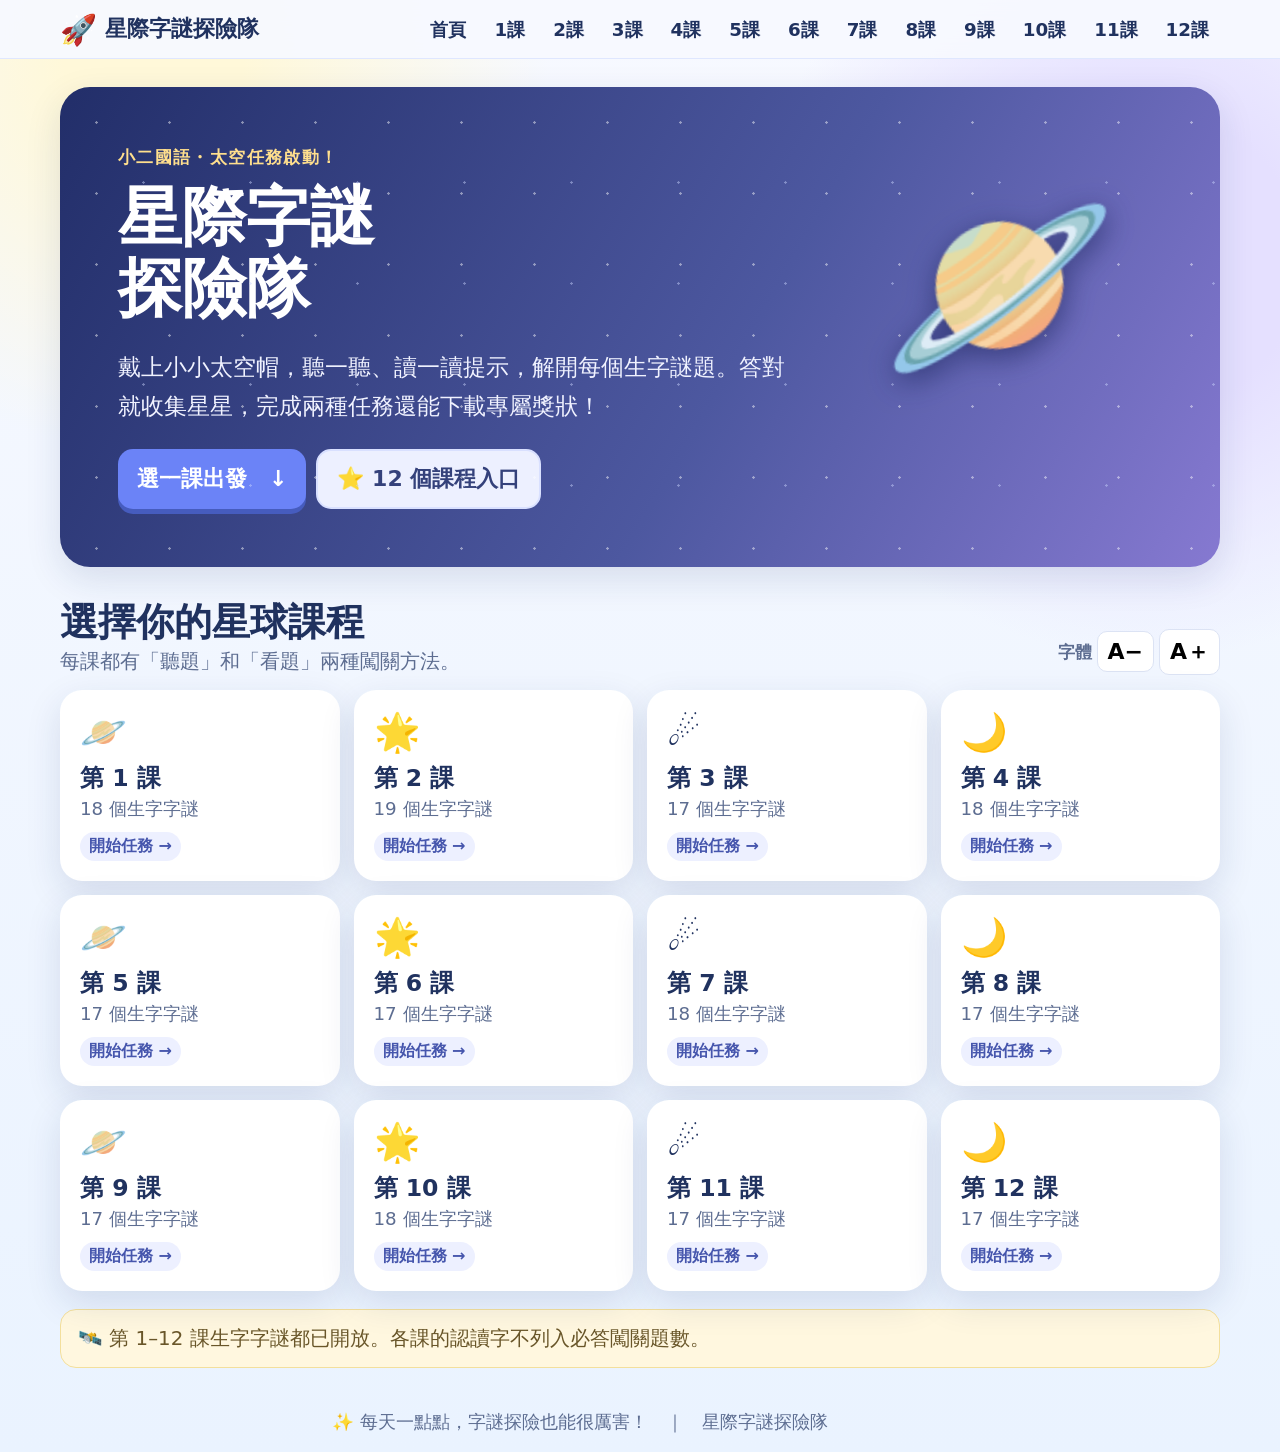
<file: index.html>
<!doctype html><html lang="zh-Hant"><head><meta charset="utf-8"><meta name="viewport" content="width=device-width, initial-scale=1, viewport-fit=cover"><meta name="theme-color" content="#f4f7ff"><title>首頁｜星際字謎探險隊</title><link rel="stylesheet" href="assets/style.css"></head><body data-page="home"><header class="topbar"><div class="wrap nav"><a class="brand" href="index.html"><span class="brand-mark" aria-hidden="true">🚀</span><span>星際字謎探險隊</span></a><nav class="nav-links" aria-label="課程導覽"><a href="index.html">首頁</a><a href="WP01.html">1課</a><a href="WP02.html">2課</a><a href="WP03.html">3課</a><a href="WP04.html">4課</a><a href="WP05.html">5課</a><a href="WP06.html">6課</a><a href="WP07.html">7課</a><a href="WP08.html">8課</a><a href="WP09.html">9課</a><a href="WP10.html">10課</a><a href="WP11.html">11課</a><a href="WP12.html">12課</a></nav></div></header><main class="wrap"><section class="hero"><div class="stars-bg"></div><div class="hero-art" aria-hidden="true">🪐</div><div class="hero-copy"><div class="eyebrow">小二國語・太空任務啟動！</div><h1>星際字謎<br>探險隊</h1><p>戴上小小太空帽，聽一聽、讀一讀提示，解開每個生字謎題。答對就收集星星，完成兩種任務還能下載專屬獎狀！</p><div class="home-actions"><a class="button" href="#lessons">選一課出發　↓</a><span class="button secondary" aria-label="共十二課">⭐ 12 個課程入口</span></div></div></section><section class="section-title" id="lessons"><div><h2>選擇你的星球課程</h2><p>每課都有「聽題」和「看題」兩種闖關方法。</p></div><div class="font-tools" aria-label="字體大小"><span class="small-label">字體</span><button type="button" data-font="-" aria-label="縮小字體">A−</button><button type="button" data-font="+" aria-label="放大字體">A＋</button></div></section><div id="lesson-grid" class="lesson-grid"></div><div class="note" style="margin-top:18px">🛰️ 第 1–12 課生字字謎都已開放。各課的認讀字不列入必答闖關題數。</div></main><footer class="wrap footer">✨ 每天一點點，字謎探險也能很厲害！　｜　星際字謎探險隊</footer><script src="assets/data.js"></script><script src="assets/app.js"></script></body></html>
</file>
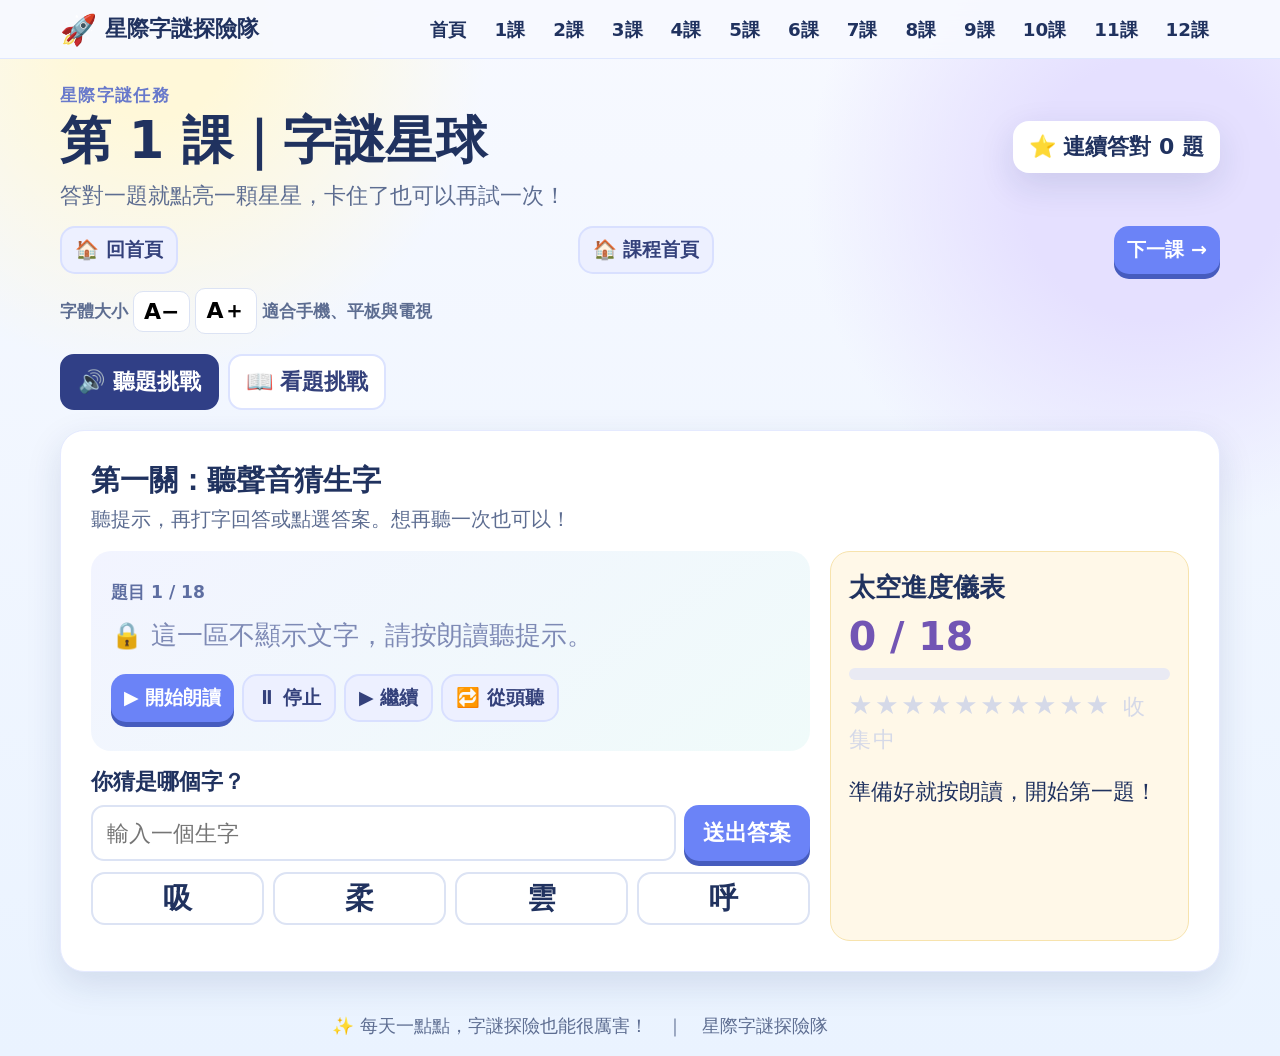
<file: WP01.html>
<!doctype html><html lang="zh-Hant"><head><meta charset="utf-8"><meta name="viewport" content="width=device-width, initial-scale=1, viewport-fit=cover"><meta name="theme-color" content="#f4f7ff"><title>第1課｜星際字謎探險隊</title><link rel="stylesheet" href="assets/style.css"></head><body data-page="lesson"><header class="topbar"><div class="wrap nav"><a class="brand" href="index.html"><span class="brand-mark" aria-hidden="true">🚀</span><span>星際字謎探險隊</span></a><nav class="nav-links" aria-label="課程導覽"><a href="index.html">首頁</a><a href="WP01.html">1課</a><a href="WP02.html">2課</a><a href="WP03.html">3課</a><a href="WP04.html">4課</a><a href="WP05.html">5課</a><a href="WP06.html">6課</a><a href="WP07.html">7課</a><a href="WP08.html">8課</a><a href="WP09.html">9課</a><a href="WP10.html">10課</a><a href="WP11.html">11課</a><a href="WP12.html">12課</a></nav></div></header><main class="wrap"><section class="lesson-head"><div><div class="eyebrow" style="color:#6879cb">星際字謎任務</div><h1 id="lesson-title">課程載入中…</h1><p>答對一題就點亮一顆星星，卡住了也可以再試一次！</p></div><div class="streak" id="streak">⭐ 連續答對 0 題</div></section><div class="lesson-nav" id="lesson-nav"></div><div class="font-tools" aria-label="字體大小"><span class="small-label">字體大小</span><button type="button" data-font="-" aria-label="縮小字體">A−</button><button type="button" data-font="+" aria-label="放大字體">A＋</button><span class="small-label">適合手機、平板與電視</span></div><div class="tabs" role="tablist" aria-label="選擇闖關方式"><button class="tab" role="tab" id="tab-audio" aria-controls="panel-audio" aria-selected="true">🔊 聽題挑戰</button><button class="tab" role="tab" id="tab-read" aria-controls="panel-read" aria-selected="false">📖 看題挑戰</button></div><section class="panel" id="panel-audio" role="tabpanel" aria-labelledby="tab-audio"><h2>第一關：聽聲音猜生字</h2><p class="panel-intro">聽提示，再打字回答或點選答案。想再聽一次也可以！</p><div class="quiz-grid"><div><div class="question-box"><div class="q-label" id="audio-count">題目 1</div><p class="clue concealed" id="audio-clue">🔒 這一區不顯示文字，請按朗讀聽提示。</p><div class="control-row"><button class="button small" data-speech="audio-play">▶️ 開始朗讀</button><button class="button secondary small" data-speech="audio-pause">⏸ 停止</button><button class="button secondary small" data-speech="audio-resume">▶️ 繼續</button><button class="button secondary small" data-speech="audio-restart">🔁 從頭聽</button></div></div><div class="answer-box"><label for="audio-input">你猜是哪個字？</label><div class="answer-row"><input id="audio-input" maxlength="8" autocomplete="off" enterkeyhint="done" placeholder="輸入一個生字"><button class="button" id="audio-submit">送出答案</button></div><div class="choices" id="audio-choices"></div><div class="feedback" id="audio-feedback" aria-live="polite"></div></div></div><aside class="progress-card"><h3>太空進度儀表</h3><div class="progress-number" id="audio-progress">0 / 0</div><div class="progress-track"><div class="progress-fill" id="audio-fill"></div></div><div class="star-row" id="audio-stars"></div><p id="audio-encourage">準備好就按朗讀，開始第一題！</p></aside></div><div class="completion hidden" id="audio-complete"><div class="big">🌟</div><h2>聽題任務完成！</h2><p>你的耳朵好靈敏，再完成看題任務就能領取獎狀。</p></div></section><section class="panel hidden" id="panel-read" role="tabpanel" aria-labelledby="tab-read"><h2>第二關：看提示猜生字</h2><p class="panel-intro">讀一讀文字提示，再輸入答案或點選答案。可以按朗讀聽提示。</p><div class="quiz-grid"><div><div class="question-box"><div class="q-label" id="read-count">題目 1</div><p class="clue" id="read-clue"></p><div class="control-row"><button class="button small" data-speech="read-play">▶️ 開始朗讀</button><button class="button secondary small" data-speech="read-pause">⏸ 停止</button><button class="button secondary small" data-speech="read-resume">▶️ 繼續</button><button class="button secondary small" data-speech="read-restart">🔁 從頭聽</button></div></div><div class="answer-box"><label for="read-input">你猜是哪個字？</label><div class="answer-row"><input id="read-input" maxlength="8" autocomplete="off" enterkeyhint="done" placeholder="輸入一個生字"><button class="button" id="read-submit">送出答案</button></div><div class="choices" id="read-choices"></div><div class="feedback" id="read-feedback" aria-live="polite"></div></div></div><aside class="progress-card"><h3>太空進度儀表</h3><div class="progress-number" id="read-progress">0 / 0</div><div class="progress-track"><div class="progress-fill" id="read-fill"></div></div><div class="star-row" id="read-stars"></div><p id="read-encourage">慢慢讀提示，找到線索就能解開！</p></aside></div><div class="completion hidden" id="read-complete"><div class="big">🧠</div><h2>看題任務完成！</h2><p>眼睛和腦袋一起合作，太棒了！</p></div></section><section class="award hidden" id="award"><h3>🏅 兩種任務都完成了！領取「字謎小碩士」獎狀</h3><p>輸入姓名，下載你的個人獎狀。姓名只用來在這台裝置製作獎狀，不會上傳。</p><div class="award-controls"><input id="student-name" maxlength="20" autocomplete="name" placeholder="輸入姓名"><button class="button" id="download-award">下載獎狀</button></div><div class="subtle">獎狀為 PNG 圖片，可儲存或列印。完成紀錄保存在這台裝置。</div></section></main><footer class="wrap footer">✨ 每天一點點，字謎探險也能很厲害！　｜　星際字謎探險隊</footer><script src="assets/data.js"></script><script src="assets/app.js"></script></body></html>
</file>
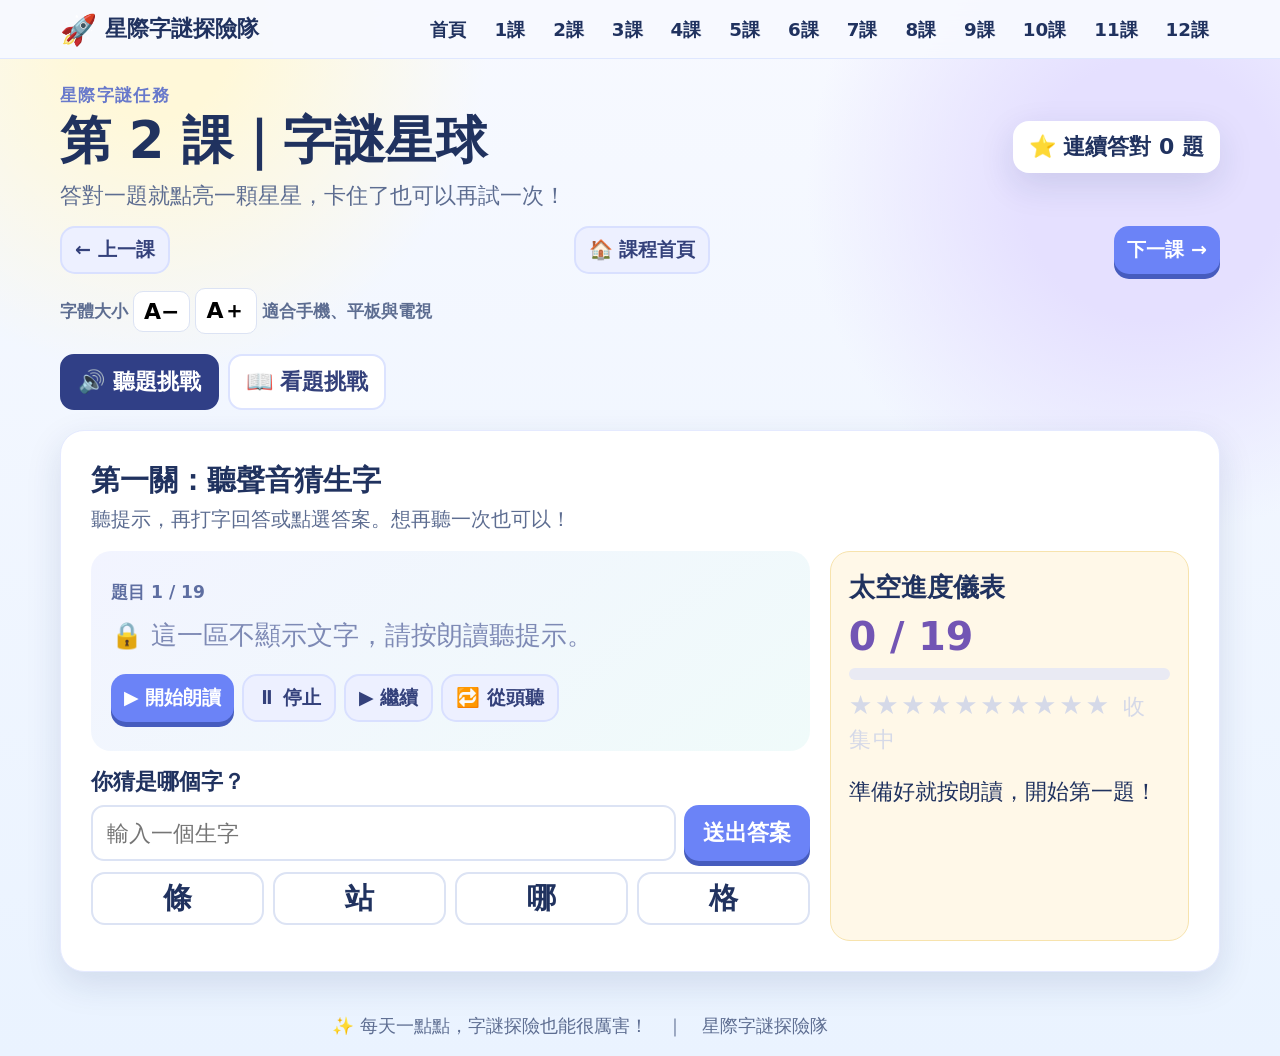
<file: WP02.html>
<!doctype html><html lang="zh-Hant"><head><meta charset="utf-8"><meta name="viewport" content="width=device-width, initial-scale=1, viewport-fit=cover"><meta name="theme-color" content="#f4f7ff"><title>第2課｜星際字謎探險隊</title><link rel="stylesheet" href="assets/style.css"></head><body data-page="lesson"><header class="topbar"><div class="wrap nav"><a class="brand" href="index.html"><span class="brand-mark" aria-hidden="true">🚀</span><span>星際字謎探險隊</span></a><nav class="nav-links" aria-label="課程導覽"><a href="index.html">首頁</a><a href="WP01.html">1課</a><a href="WP02.html">2課</a><a href="WP03.html">3課</a><a href="WP04.html">4課</a><a href="WP05.html">5課</a><a href="WP06.html">6課</a><a href="WP07.html">7課</a><a href="WP08.html">8課</a><a href="WP09.html">9課</a><a href="WP10.html">10課</a><a href="WP11.html">11課</a><a href="WP12.html">12課</a></nav></div></header><main class="wrap"><section class="lesson-head"><div><div class="eyebrow" style="color:#6879cb">星際字謎任務</div><h1 id="lesson-title">課程載入中…</h1><p>答對一題就點亮一顆星星，卡住了也可以再試一次！</p></div><div class="streak" id="streak">⭐ 連續答對 0 題</div></section><div class="lesson-nav" id="lesson-nav"></div><div class="font-tools" aria-label="字體大小"><span class="small-label">字體大小</span><button type="button" data-font="-" aria-label="縮小字體">A−</button><button type="button" data-font="+" aria-label="放大字體">A＋</button><span class="small-label">適合手機、平板與電視</span></div><div class="tabs" role="tablist" aria-label="選擇闖關方式"><button class="tab" role="tab" id="tab-audio" aria-controls="panel-audio" aria-selected="true">🔊 聽題挑戰</button><button class="tab" role="tab" id="tab-read" aria-controls="panel-read" aria-selected="false">📖 看題挑戰</button></div><section class="panel" id="panel-audio" role="tabpanel" aria-labelledby="tab-audio"><h2>第一關：聽聲音猜生字</h2><p class="panel-intro">聽提示，再打字回答或點選答案。想再聽一次也可以！</p><div class="quiz-grid"><div><div class="question-box"><div class="q-label" id="audio-count">題目 1</div><p class="clue concealed" id="audio-clue">🔒 這一區不顯示文字，請按朗讀聽提示。</p><div class="control-row"><button class="button small" data-speech="audio-play">▶️ 開始朗讀</button><button class="button secondary small" data-speech="audio-pause">⏸ 停止</button><button class="button secondary small" data-speech="audio-resume">▶️ 繼續</button><button class="button secondary small" data-speech="audio-restart">🔁 從頭聽</button></div></div><div class="answer-box"><label for="audio-input">你猜是哪個字？</label><div class="answer-row"><input id="audio-input" maxlength="8" autocomplete="off" enterkeyhint="done" placeholder="輸入一個生字"><button class="button" id="audio-submit">送出答案</button></div><div class="choices" id="audio-choices"></div><div class="feedback" id="audio-feedback" aria-live="polite"></div></div></div><aside class="progress-card"><h3>太空進度儀表</h3><div class="progress-number" id="audio-progress">0 / 0</div><div class="progress-track"><div class="progress-fill" id="audio-fill"></div></div><div class="star-row" id="audio-stars"></div><p id="audio-encourage">準備好就按朗讀，開始第一題！</p></aside></div><div class="completion hidden" id="audio-complete"><div class="big">🌟</div><h2>聽題任務完成！</h2><p>你的耳朵好靈敏，再完成看題任務就能領取獎狀。</p></div></section><section class="panel hidden" id="panel-read" role="tabpanel" aria-labelledby="tab-read"><h2>第二關：看提示猜生字</h2><p class="panel-intro">讀一讀文字提示，再輸入答案或點選答案。可以按朗讀聽提示。</p><div class="quiz-grid"><div><div class="question-box"><div class="q-label" id="read-count">題目 1</div><p class="clue" id="read-clue"></p><div class="control-row"><button class="button small" data-speech="read-play">▶️ 開始朗讀</button><button class="button secondary small" data-speech="read-pause">⏸ 停止</button><button class="button secondary small" data-speech="read-resume">▶️ 繼續</button><button class="button secondary small" data-speech="read-restart">🔁 從頭聽</button></div></div><div class="answer-box"><label for="read-input">你猜是哪個字？</label><div class="answer-row"><input id="read-input" maxlength="8" autocomplete="off" enterkeyhint="done" placeholder="輸入一個生字"><button class="button" id="read-submit">送出答案</button></div><div class="choices" id="read-choices"></div><div class="feedback" id="read-feedback" aria-live="polite"></div></div></div><aside class="progress-card"><h3>太空進度儀表</h3><div class="progress-number" id="read-progress">0 / 0</div><div class="progress-track"><div class="progress-fill" id="read-fill"></div></div><div class="star-row" id="read-stars"></div><p id="read-encourage">慢慢讀提示，找到線索就能解開！</p></aside></div><div class="completion hidden" id="read-complete"><div class="big">🧠</div><h2>看題任務完成！</h2><p>眼睛和腦袋一起合作，太棒了！</p></div></section><section class="award hidden" id="award"><h3>🏅 兩種任務都完成了！領取「字謎小碩士」獎狀</h3><p>輸入姓名，下載你的個人獎狀。姓名只用來在這台裝置製作獎狀，不會上傳。</p><div class="award-controls"><input id="student-name" maxlength="20" autocomplete="name" placeholder="輸入姓名"><button class="button" id="download-award">下載獎狀</button></div><div class="subtle">獎狀為 PNG 圖片，可儲存或列印。完成紀錄保存在這台裝置。</div></section></main><footer class="wrap footer">✨ 每天一點點，字謎探險也能很厲害！　｜　星際字謎探險隊</footer><script src="assets/data.js"></script><script src="assets/app.js"></script></body></html>
</file>
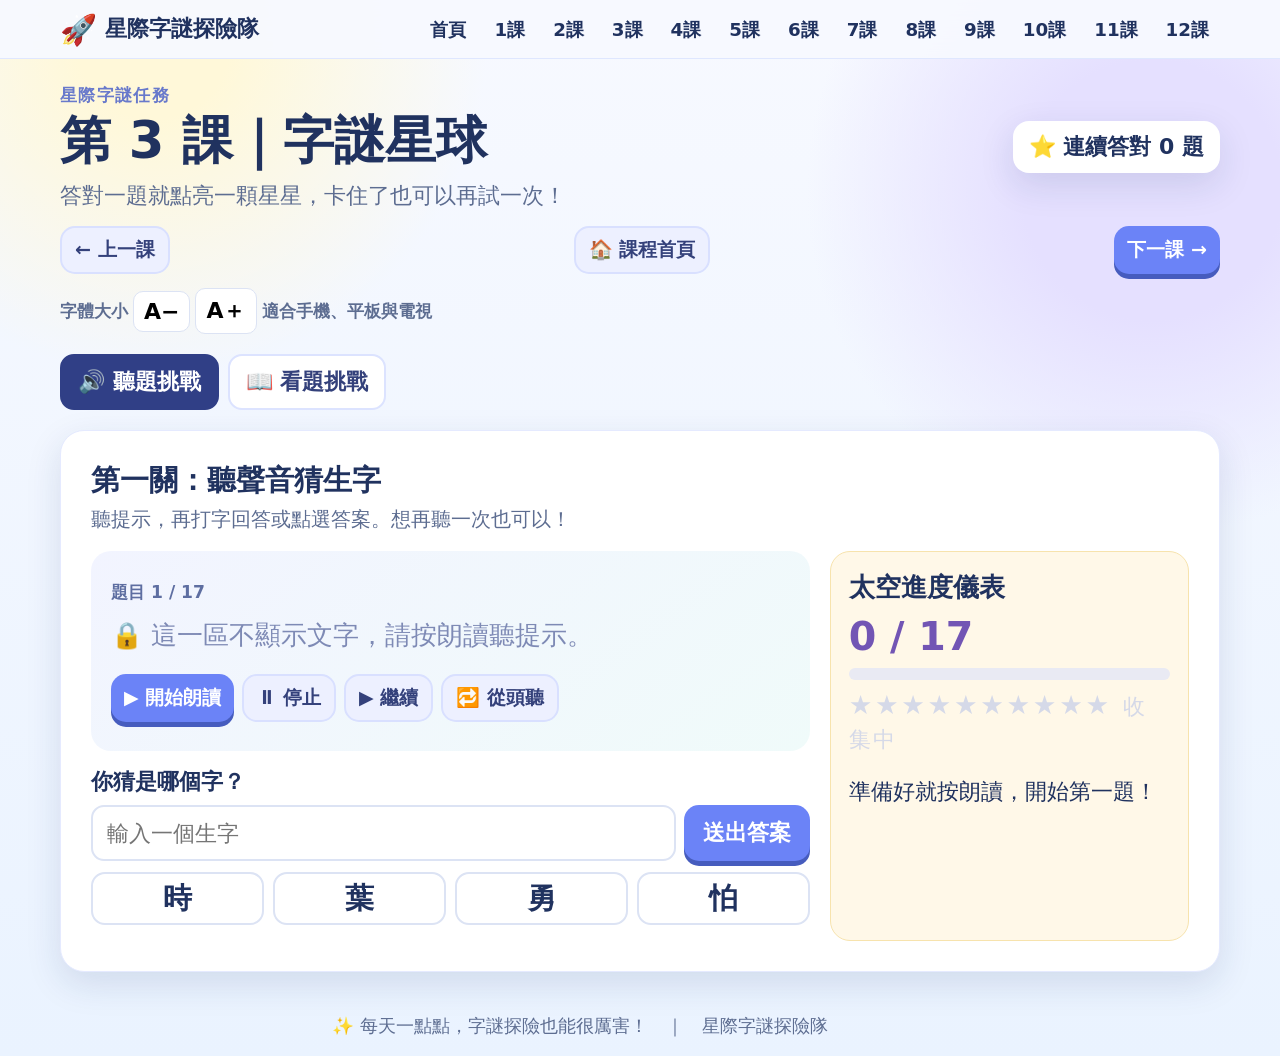
<file: WP03.html>
<!doctype html><html lang="zh-Hant"><head><meta charset="utf-8"><meta name="viewport" content="width=device-width, initial-scale=1, viewport-fit=cover"><meta name="theme-color" content="#f4f7ff"><title>第3課｜星際字謎探險隊</title><link rel="stylesheet" href="assets/style.css"></head><body data-page="lesson"><header class="topbar"><div class="wrap nav"><a class="brand" href="index.html"><span class="brand-mark" aria-hidden="true">🚀</span><span>星際字謎探險隊</span></a><nav class="nav-links" aria-label="課程導覽"><a href="index.html">首頁</a><a href="WP01.html">1課</a><a href="WP02.html">2課</a><a href="WP03.html">3課</a><a href="WP04.html">4課</a><a href="WP05.html">5課</a><a href="WP06.html">6課</a><a href="WP07.html">7課</a><a href="WP08.html">8課</a><a href="WP09.html">9課</a><a href="WP10.html">10課</a><a href="WP11.html">11課</a><a href="WP12.html">12課</a></nav></div></header><main class="wrap"><section class="lesson-head"><div><div class="eyebrow" style="color:#6879cb">星際字謎任務</div><h1 id="lesson-title">課程載入中…</h1><p>答對一題就點亮一顆星星，卡住了也可以再試一次！</p></div><div class="streak" id="streak">⭐ 連續答對 0 題</div></section><div class="lesson-nav" id="lesson-nav"></div><div class="font-tools" aria-label="字體大小"><span class="small-label">字體大小</span><button type="button" data-font="-" aria-label="縮小字體">A−</button><button type="button" data-font="+" aria-label="放大字體">A＋</button><span class="small-label">適合手機、平板與電視</span></div><div class="tabs" role="tablist" aria-label="選擇闖關方式"><button class="tab" role="tab" id="tab-audio" aria-controls="panel-audio" aria-selected="true">🔊 聽題挑戰</button><button class="tab" role="tab" id="tab-read" aria-controls="panel-read" aria-selected="false">📖 看題挑戰</button></div><section class="panel" id="panel-audio" role="tabpanel" aria-labelledby="tab-audio"><h2>第一關：聽聲音猜生字</h2><p class="panel-intro">聽提示，再打字回答或點選答案。想再聽一次也可以！</p><div class="quiz-grid"><div><div class="question-box"><div class="q-label" id="audio-count">題目 1</div><p class="clue concealed" id="audio-clue">🔒 這一區不顯示文字，請按朗讀聽提示。</p><div class="control-row"><button class="button small" data-speech="audio-play">▶️ 開始朗讀</button><button class="button secondary small" data-speech="audio-pause">⏸ 停止</button><button class="button secondary small" data-speech="audio-resume">▶️ 繼續</button><button class="button secondary small" data-speech="audio-restart">🔁 從頭聽</button></div></div><div class="answer-box"><label for="audio-input">你猜是哪個字？</label><div class="answer-row"><input id="audio-input" maxlength="8" autocomplete="off" enterkeyhint="done" placeholder="輸入一個生字"><button class="button" id="audio-submit">送出答案</button></div><div class="choices" id="audio-choices"></div><div class="feedback" id="audio-feedback" aria-live="polite"></div></div></div><aside class="progress-card"><h3>太空進度儀表</h3><div class="progress-number" id="audio-progress">0 / 0</div><div class="progress-track"><div class="progress-fill" id="audio-fill"></div></div><div class="star-row" id="audio-stars"></div><p id="audio-encourage">準備好就按朗讀，開始第一題！</p></aside></div><div class="completion hidden" id="audio-complete"><div class="big">🌟</div><h2>聽題任務完成！</h2><p>你的耳朵好靈敏，再完成看題任務就能領取獎狀。</p></div></section><section class="panel hidden" id="panel-read" role="tabpanel" aria-labelledby="tab-read"><h2>第二關：看提示猜生字</h2><p class="panel-intro">讀一讀文字提示，再輸入答案或點選答案。可以按朗讀聽提示。</p><div class="quiz-grid"><div><div class="question-box"><div class="q-label" id="read-count">題目 1</div><p class="clue" id="read-clue"></p><div class="control-row"><button class="button small" data-speech="read-play">▶️ 開始朗讀</button><button class="button secondary small" data-speech="read-pause">⏸ 停止</button><button class="button secondary small" data-speech="read-resume">▶️ 繼續</button><button class="button secondary small" data-speech="read-restart">🔁 從頭聽</button></div></div><div class="answer-box"><label for="read-input">你猜是哪個字？</label><div class="answer-row"><input id="read-input" maxlength="8" autocomplete="off" enterkeyhint="done" placeholder="輸入一個生字"><button class="button" id="read-submit">送出答案</button></div><div class="choices" id="read-choices"></div><div class="feedback" id="read-feedback" aria-live="polite"></div></div></div><aside class="progress-card"><h3>太空進度儀表</h3><div class="progress-number" id="read-progress">0 / 0</div><div class="progress-track"><div class="progress-fill" id="read-fill"></div></div><div class="star-row" id="read-stars"></div><p id="read-encourage">慢慢讀提示，找到線索就能解開！</p></aside></div><div class="completion hidden" id="read-complete"><div class="big">🧠</div><h2>看題任務完成！</h2><p>眼睛和腦袋一起合作，太棒了！</p></div></section><section class="award hidden" id="award"><h3>🏅 兩種任務都完成了！領取「字謎小碩士」獎狀</h3><p>輸入姓名，下載你的個人獎狀。姓名只用來在這台裝置製作獎狀，不會上傳。</p><div class="award-controls"><input id="student-name" maxlength="20" autocomplete="name" placeholder="輸入姓名"><button class="button" id="download-award">下載獎狀</button></div><div class="subtle">獎狀為 PNG 圖片，可儲存或列印。完成紀錄保存在這台裝置。</div></section></main><footer class="wrap footer">✨ 每天一點點，字謎探險也能很厲害！　｜　星際字謎探險隊</footer><script src="assets/data.js"></script><script src="assets/app.js"></script></body></html>
</file>
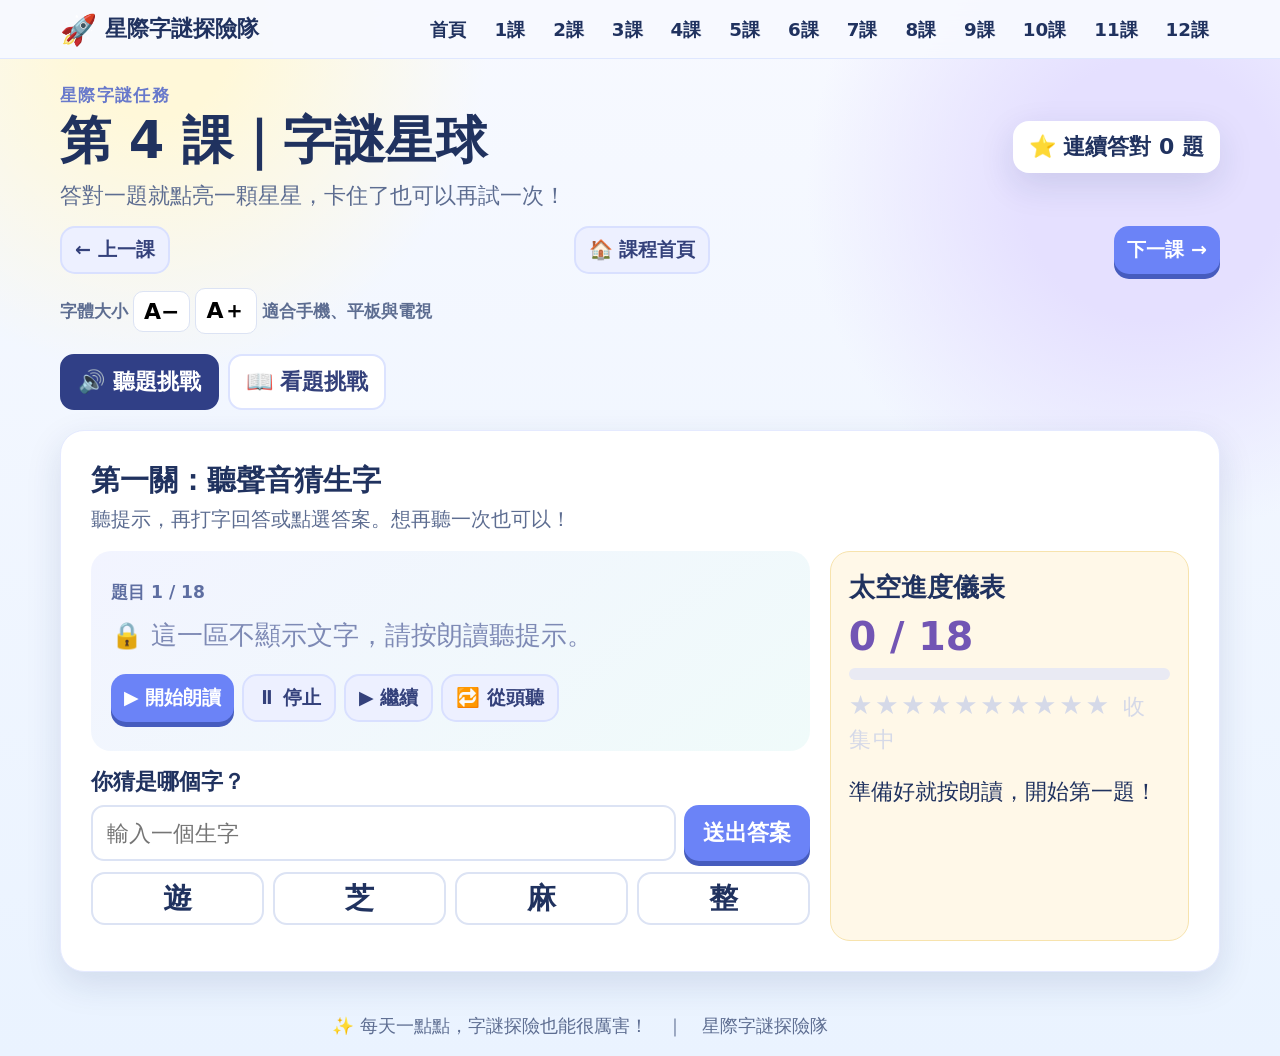
<file: WP04.html>
<!doctype html><html lang="zh-Hant"><head><meta charset="utf-8"><meta name="viewport" content="width=device-width, initial-scale=1, viewport-fit=cover"><meta name="theme-color" content="#f4f7ff"><title>第4課｜星際字謎探險隊</title><link rel="stylesheet" href="assets/style.css"></head><body data-page="lesson"><header class="topbar"><div class="wrap nav"><a class="brand" href="index.html"><span class="brand-mark" aria-hidden="true">🚀</span><span>星際字謎探險隊</span></a><nav class="nav-links" aria-label="課程導覽"><a href="index.html">首頁</a><a href="WP01.html">1課</a><a href="WP02.html">2課</a><a href="WP03.html">3課</a><a href="WP04.html">4課</a><a href="WP05.html">5課</a><a href="WP06.html">6課</a><a href="WP07.html">7課</a><a href="WP08.html">8課</a><a href="WP09.html">9課</a><a href="WP10.html">10課</a><a href="WP11.html">11課</a><a href="WP12.html">12課</a></nav></div></header><main class="wrap"><section class="lesson-head"><div><div class="eyebrow" style="color:#6879cb">星際字謎任務</div><h1 id="lesson-title">課程載入中…</h1><p>答對一題就點亮一顆星星，卡住了也可以再試一次！</p></div><div class="streak" id="streak">⭐ 連續答對 0 題</div></section><div class="lesson-nav" id="lesson-nav"></div><div class="font-tools" aria-label="字體大小"><span class="small-label">字體大小</span><button type="button" data-font="-" aria-label="縮小字體">A−</button><button type="button" data-font="+" aria-label="放大字體">A＋</button><span class="small-label">適合手機、平板與電視</span></div><div class="tabs" role="tablist" aria-label="選擇闖關方式"><button class="tab" role="tab" id="tab-audio" aria-controls="panel-audio" aria-selected="true">🔊 聽題挑戰</button><button class="tab" role="tab" id="tab-read" aria-controls="panel-read" aria-selected="false">📖 看題挑戰</button></div><section class="panel" id="panel-audio" role="tabpanel" aria-labelledby="tab-audio"><h2>第一關：聽聲音猜生字</h2><p class="panel-intro">聽提示，再打字回答或點選答案。想再聽一次也可以！</p><div class="quiz-grid"><div><div class="question-box"><div class="q-label" id="audio-count">題目 1</div><p class="clue concealed" id="audio-clue">🔒 這一區不顯示文字，請按朗讀聽提示。</p><div class="control-row"><button class="button small" data-speech="audio-play">▶️ 開始朗讀</button><button class="button secondary small" data-speech="audio-pause">⏸ 停止</button><button class="button secondary small" data-speech="audio-resume">▶️ 繼續</button><button class="button secondary small" data-speech="audio-restart">🔁 從頭聽</button></div></div><div class="answer-box"><label for="audio-input">你猜是哪個字？</label><div class="answer-row"><input id="audio-input" maxlength="8" autocomplete="off" enterkeyhint="done" placeholder="輸入一個生字"><button class="button" id="audio-submit">送出答案</button></div><div class="choices" id="audio-choices"></div><div class="feedback" id="audio-feedback" aria-live="polite"></div></div></div><aside class="progress-card"><h3>太空進度儀表</h3><div class="progress-number" id="audio-progress">0 / 0</div><div class="progress-track"><div class="progress-fill" id="audio-fill"></div></div><div class="star-row" id="audio-stars"></div><p id="audio-encourage">準備好就按朗讀，開始第一題！</p></aside></div><div class="completion hidden" id="audio-complete"><div class="big">🌟</div><h2>聽題任務完成！</h2><p>你的耳朵好靈敏，再完成看題任務就能領取獎狀。</p></div></section><section class="panel hidden" id="panel-read" role="tabpanel" aria-labelledby="tab-read"><h2>第二關：看提示猜生字</h2><p class="panel-intro">讀一讀文字提示，再輸入答案或點選答案。可以按朗讀聽提示。</p><div class="quiz-grid"><div><div class="question-box"><div class="q-label" id="read-count">題目 1</div><p class="clue" id="read-clue"></p><div class="control-row"><button class="button small" data-speech="read-play">▶️ 開始朗讀</button><button class="button secondary small" data-speech="read-pause">⏸ 停止</button><button class="button secondary small" data-speech="read-resume">▶️ 繼續</button><button class="button secondary small" data-speech="read-restart">🔁 從頭聽</button></div></div><div class="answer-box"><label for="read-input">你猜是哪個字？</label><div class="answer-row"><input id="read-input" maxlength="8" autocomplete="off" enterkeyhint="done" placeholder="輸入一個生字"><button class="button" id="read-submit">送出答案</button></div><div class="choices" id="read-choices"></div><div class="feedback" id="read-feedback" aria-live="polite"></div></div></div><aside class="progress-card"><h3>太空進度儀表</h3><div class="progress-number" id="read-progress">0 / 0</div><div class="progress-track"><div class="progress-fill" id="read-fill"></div></div><div class="star-row" id="read-stars"></div><p id="read-encourage">慢慢讀提示，找到線索就能解開！</p></aside></div><div class="completion hidden" id="read-complete"><div class="big">🧠</div><h2>看題任務完成！</h2><p>眼睛和腦袋一起合作，太棒了！</p></div></section><section class="award hidden" id="award"><h3>🏅 兩種任務都完成了！領取「字謎小碩士」獎狀</h3><p>輸入姓名，下載你的個人獎狀。姓名只用來在這台裝置製作獎狀，不會上傳。</p><div class="award-controls"><input id="student-name" maxlength="20" autocomplete="name" placeholder="輸入姓名"><button class="button" id="download-award">下載獎狀</button></div><div class="subtle">獎狀為 PNG 圖片，可儲存或列印。完成紀錄保存在這台裝置。</div></section></main><footer class="wrap footer">✨ 每天一點點，字謎探險也能很厲害！　｜　星際字謎探險隊</footer><script src="assets/data.js"></script><script src="assets/app.js"></script></body></html>
</file>
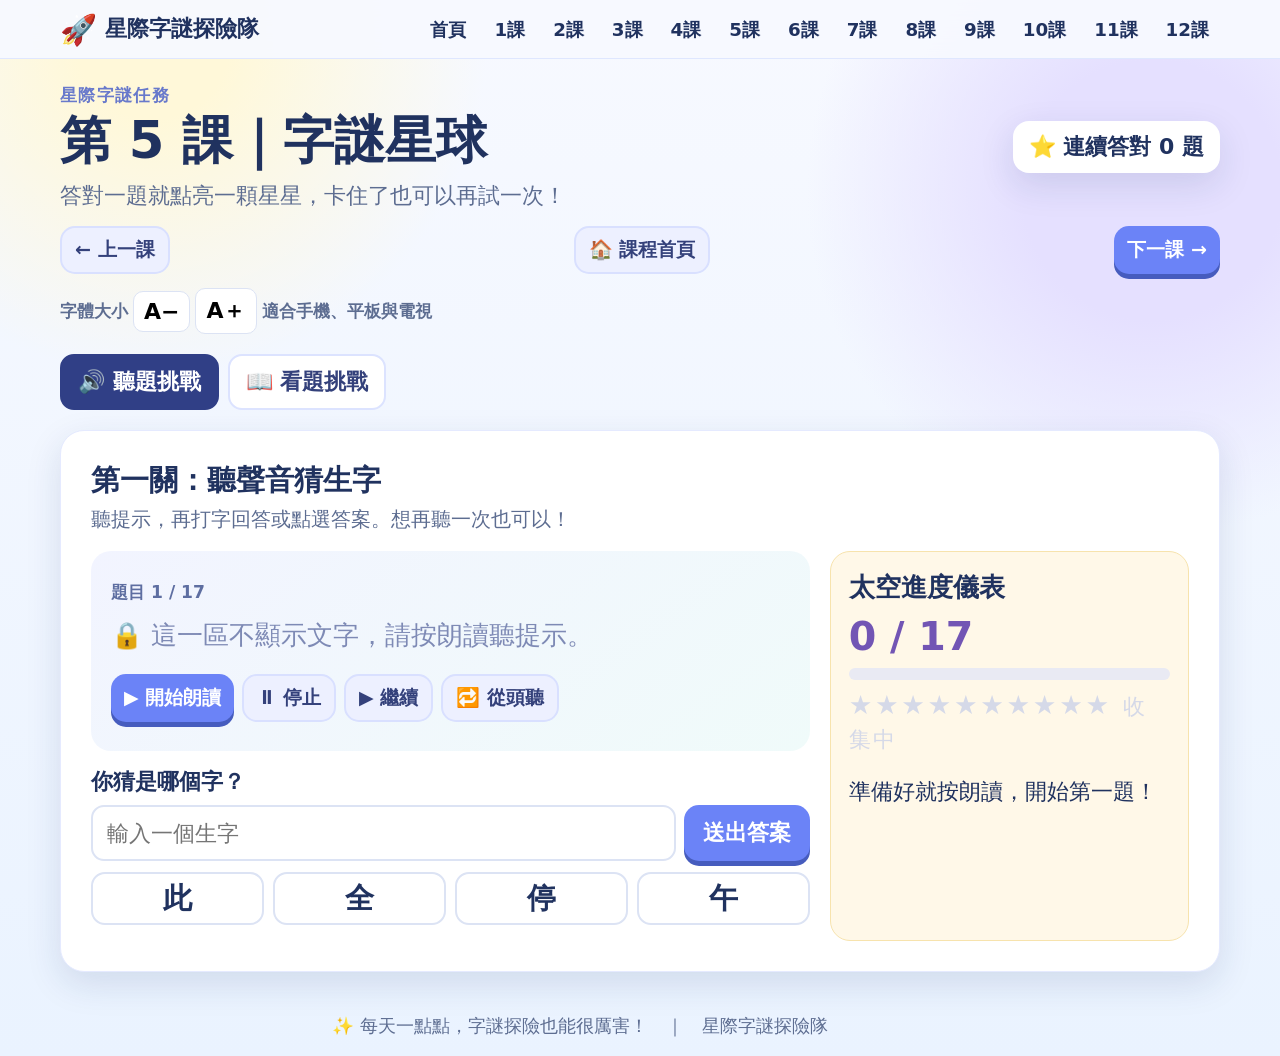
<file: WP05.html>
<!doctype html><html lang="zh-Hant"><head><meta charset="utf-8"><meta name="viewport" content="width=device-width, initial-scale=1, viewport-fit=cover"><meta name="theme-color" content="#f4f7ff"><title>第5課｜星際字謎探險隊</title><link rel="stylesheet" href="assets/style.css"></head><body data-page="lesson"><header class="topbar"><div class="wrap nav"><a class="brand" href="index.html"><span class="brand-mark" aria-hidden="true">🚀</span><span>星際字謎探險隊</span></a><nav class="nav-links" aria-label="課程導覽"><a href="index.html">首頁</a><a href="WP01.html">1課</a><a href="WP02.html">2課</a><a href="WP03.html">3課</a><a href="WP04.html">4課</a><a href="WP05.html">5課</a><a href="WP06.html">6課</a><a href="WP07.html">7課</a><a href="WP08.html">8課</a><a href="WP09.html">9課</a><a href="WP10.html">10課</a><a href="WP11.html">11課</a><a href="WP12.html">12課</a></nav></div></header><main class="wrap"><section class="lesson-head"><div><div class="eyebrow" style="color:#6879cb">星際字謎任務</div><h1 id="lesson-title">課程載入中…</h1><p>答對一題就點亮一顆星星，卡住了也可以再試一次！</p></div><div class="streak" id="streak">⭐ 連續答對 0 題</div></section><div class="lesson-nav" id="lesson-nav"></div><div class="font-tools" aria-label="字體大小"><span class="small-label">字體大小</span><button type="button" data-font="-" aria-label="縮小字體">A−</button><button type="button" data-font="+" aria-label="放大字體">A＋</button><span class="small-label">適合手機、平板與電視</span></div><div class="tabs" role="tablist" aria-label="選擇闖關方式"><button class="tab" role="tab" id="tab-audio" aria-controls="panel-audio" aria-selected="true">🔊 聽題挑戰</button><button class="tab" role="tab" id="tab-read" aria-controls="panel-read" aria-selected="false">📖 看題挑戰</button></div><section class="panel" id="panel-audio" role="tabpanel" aria-labelledby="tab-audio"><h2>第一關：聽聲音猜生字</h2><p class="panel-intro">聽提示，再打字回答或點選答案。想再聽一次也可以！</p><div class="quiz-grid"><div><div class="question-box"><div class="q-label" id="audio-count">題目 1</div><p class="clue concealed" id="audio-clue">🔒 這一區不顯示文字，請按朗讀聽提示。</p><div class="control-row"><button class="button small" data-speech="audio-play">▶️ 開始朗讀</button><button class="button secondary small" data-speech="audio-pause">⏸ 停止</button><button class="button secondary small" data-speech="audio-resume">▶️ 繼續</button><button class="button secondary small" data-speech="audio-restart">🔁 從頭聽</button></div></div><div class="answer-box"><label for="audio-input">你猜是哪個字？</label><div class="answer-row"><input id="audio-input" maxlength="8" autocomplete="off" enterkeyhint="done" placeholder="輸入一個生字"><button class="button" id="audio-submit">送出答案</button></div><div class="choices" id="audio-choices"></div><div class="feedback" id="audio-feedback" aria-live="polite"></div></div></div><aside class="progress-card"><h3>太空進度儀表</h3><div class="progress-number" id="audio-progress">0 / 0</div><div class="progress-track"><div class="progress-fill" id="audio-fill"></div></div><div class="star-row" id="audio-stars"></div><p id="audio-encourage">準備好就按朗讀，開始第一題！</p></aside></div><div class="completion hidden" id="audio-complete"><div class="big">🌟</div><h2>聽題任務完成！</h2><p>你的耳朵好靈敏，再完成看題任務就能領取獎狀。</p></div></section><section class="panel hidden" id="panel-read" role="tabpanel" aria-labelledby="tab-read"><h2>第二關：看提示猜生字</h2><p class="panel-intro">讀一讀文字提示，再輸入答案或點選答案。可以按朗讀聽提示。</p><div class="quiz-grid"><div><div class="question-box"><div class="q-label" id="read-count">題目 1</div><p class="clue" id="read-clue"></p><div class="control-row"><button class="button small" data-speech="read-play">▶️ 開始朗讀</button><button class="button secondary small" data-speech="read-pause">⏸ 停止</button><button class="button secondary small" data-speech="read-resume">▶️ 繼續</button><button class="button secondary small" data-speech="read-restart">🔁 從頭聽</button></div></div><div class="answer-box"><label for="read-input">你猜是哪個字？</label><div class="answer-row"><input id="read-input" maxlength="8" autocomplete="off" enterkeyhint="done" placeholder="輸入一個生字"><button class="button" id="read-submit">送出答案</button></div><div class="choices" id="read-choices"></div><div class="feedback" id="read-feedback" aria-live="polite"></div></div></div><aside class="progress-card"><h3>太空進度儀表</h3><div class="progress-number" id="read-progress">0 / 0</div><div class="progress-track"><div class="progress-fill" id="read-fill"></div></div><div class="star-row" id="read-stars"></div><p id="read-encourage">慢慢讀提示，找到線索就能解開！</p></aside></div><div class="completion hidden" id="read-complete"><div class="big">🧠</div><h2>看題任務完成！</h2><p>眼睛和腦袋一起合作，太棒了！</p></div></section><section class="award hidden" id="award"><h3>🏅 兩種任務都完成了！領取「字謎小碩士」獎狀</h3><p>輸入姓名，下載你的個人獎狀。姓名只用來在這台裝置製作獎狀，不會上傳。</p><div class="award-controls"><input id="student-name" maxlength="20" autocomplete="name" placeholder="輸入姓名"><button class="button" id="download-award">下載獎狀</button></div><div class="subtle">獎狀為 PNG 圖片，可儲存或列印。完成紀錄保存在這台裝置。</div></section></main><footer class="wrap footer">✨ 每天一點點，字謎探險也能很厲害！　｜　星際字謎探險隊</footer><script src="assets/data.js"></script><script src="assets/app.js"></script></body></html>
</file>
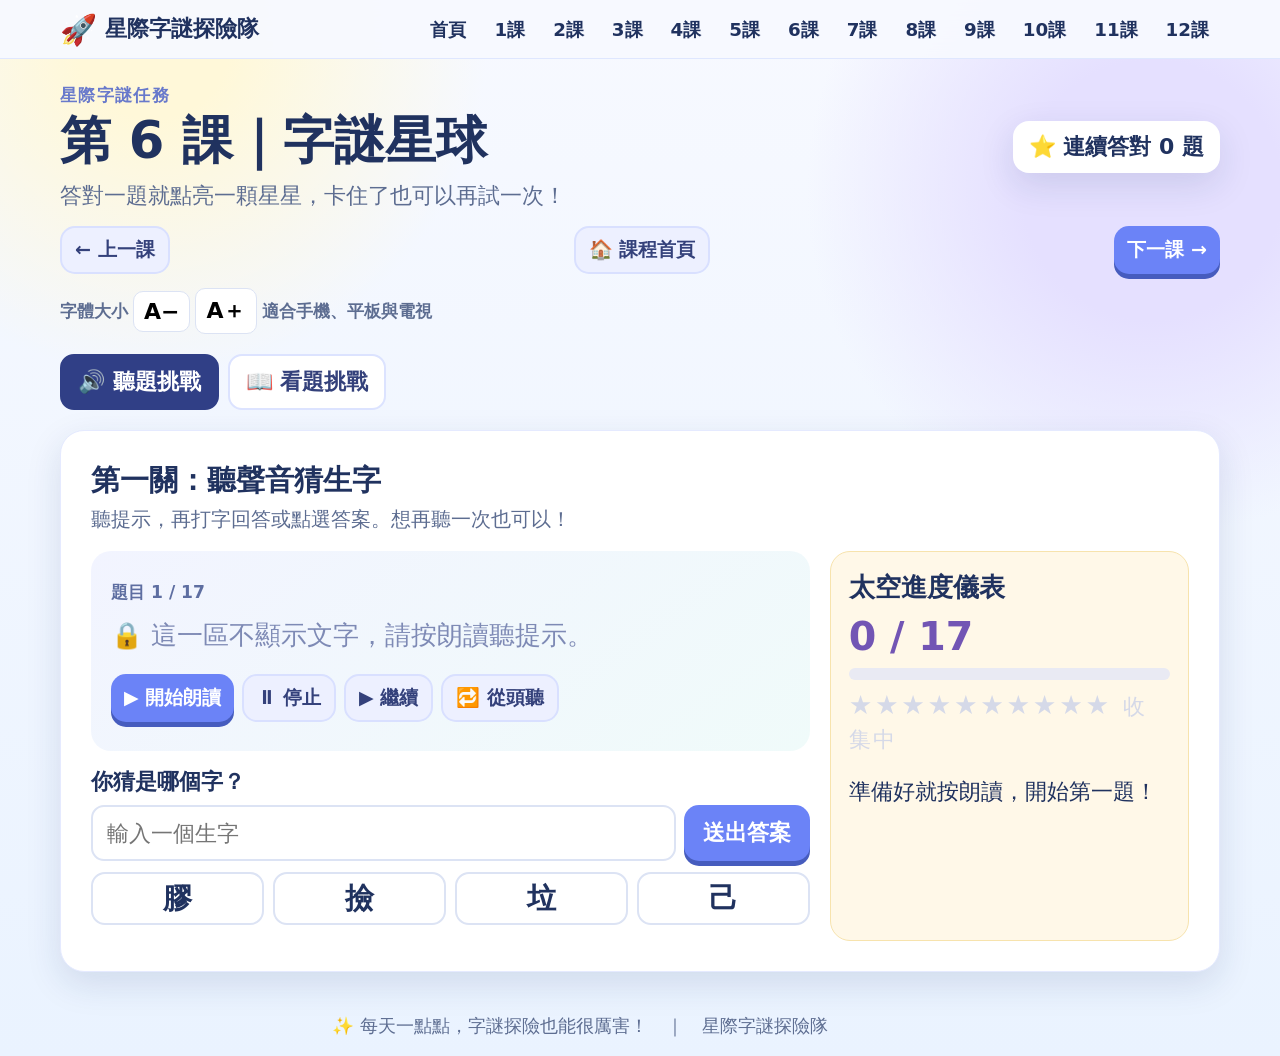
<file: WP06.html>
<!doctype html><html lang="zh-Hant"><head><meta charset="utf-8"><meta name="viewport" content="width=device-width, initial-scale=1, viewport-fit=cover"><meta name="theme-color" content="#f4f7ff"><title>第6課｜星際字謎探險隊</title><link rel="stylesheet" href="assets/style.css"></head><body data-page="lesson"><header class="topbar"><div class="wrap nav"><a class="brand" href="index.html"><span class="brand-mark" aria-hidden="true">🚀</span><span>星際字謎探險隊</span></a><nav class="nav-links" aria-label="課程導覽"><a href="index.html">首頁</a><a href="WP01.html">1課</a><a href="WP02.html">2課</a><a href="WP03.html">3課</a><a href="WP04.html">4課</a><a href="WP05.html">5課</a><a href="WP06.html">6課</a><a href="WP07.html">7課</a><a href="WP08.html">8課</a><a href="WP09.html">9課</a><a href="WP10.html">10課</a><a href="WP11.html">11課</a><a href="WP12.html">12課</a></nav></div></header><main class="wrap"><section class="lesson-head"><div><div class="eyebrow" style="color:#6879cb">星際字謎任務</div><h1 id="lesson-title">課程載入中…</h1><p>答對一題就點亮一顆星星，卡住了也可以再試一次！</p></div><div class="streak" id="streak">⭐ 連續答對 0 題</div></section><div class="lesson-nav" id="lesson-nav"></div><div class="font-tools" aria-label="字體大小"><span class="small-label">字體大小</span><button type="button" data-font="-" aria-label="縮小字體">A−</button><button type="button" data-font="+" aria-label="放大字體">A＋</button><span class="small-label">適合手機、平板與電視</span></div><div class="tabs" role="tablist" aria-label="選擇闖關方式"><button class="tab" role="tab" id="tab-audio" aria-controls="panel-audio" aria-selected="true">🔊 聽題挑戰</button><button class="tab" role="tab" id="tab-read" aria-controls="panel-read" aria-selected="false">📖 看題挑戰</button></div><section class="panel" id="panel-audio" role="tabpanel" aria-labelledby="tab-audio"><h2>第一關：聽聲音猜生字</h2><p class="panel-intro">聽提示，再打字回答或點選答案。想再聽一次也可以！</p><div class="quiz-grid"><div><div class="question-box"><div class="q-label" id="audio-count">題目 1</div><p class="clue concealed" id="audio-clue">🔒 這一區不顯示文字，請按朗讀聽提示。</p><div class="control-row"><button class="button small" data-speech="audio-play">▶️ 開始朗讀</button><button class="button secondary small" data-speech="audio-pause">⏸ 停止</button><button class="button secondary small" data-speech="audio-resume">▶️ 繼續</button><button class="button secondary small" data-speech="audio-restart">🔁 從頭聽</button></div></div><div class="answer-box"><label for="audio-input">你猜是哪個字？</label><div class="answer-row"><input id="audio-input" maxlength="8" autocomplete="off" enterkeyhint="done" placeholder="輸入一個生字"><button class="button" id="audio-submit">送出答案</button></div><div class="choices" id="audio-choices"></div><div class="feedback" id="audio-feedback" aria-live="polite"></div></div></div><aside class="progress-card"><h3>太空進度儀表</h3><div class="progress-number" id="audio-progress">0 / 0</div><div class="progress-track"><div class="progress-fill" id="audio-fill"></div></div><div class="star-row" id="audio-stars"></div><p id="audio-encourage">準備好就按朗讀，開始第一題！</p></aside></div><div class="completion hidden" id="audio-complete"><div class="big">🌟</div><h2>聽題任務完成！</h2><p>你的耳朵好靈敏，再完成看題任務就能領取獎狀。</p></div></section><section class="panel hidden" id="panel-read" role="tabpanel" aria-labelledby="tab-read"><h2>第二關：看提示猜生字</h2><p class="panel-intro">讀一讀文字提示，再輸入答案或點選答案。可以按朗讀聽提示。</p><div class="quiz-grid"><div><div class="question-box"><div class="q-label" id="read-count">題目 1</div><p class="clue" id="read-clue"></p><div class="control-row"><button class="button small" data-speech="read-play">▶️ 開始朗讀</button><button class="button secondary small" data-speech="read-pause">⏸ 停止</button><button class="button secondary small" data-speech="read-resume">▶️ 繼續</button><button class="button secondary small" data-speech="read-restart">🔁 從頭聽</button></div></div><div class="answer-box"><label for="read-input">你猜是哪個字？</label><div class="answer-row"><input id="read-input" maxlength="8" autocomplete="off" enterkeyhint="done" placeholder="輸入一個生字"><button class="button" id="read-submit">送出答案</button></div><div class="choices" id="read-choices"></div><div class="feedback" id="read-feedback" aria-live="polite"></div></div></div><aside class="progress-card"><h3>太空進度儀表</h3><div class="progress-number" id="read-progress">0 / 0</div><div class="progress-track"><div class="progress-fill" id="read-fill"></div></div><div class="star-row" id="read-stars"></div><p id="read-encourage">慢慢讀提示，找到線索就能解開！</p></aside></div><div class="completion hidden" id="read-complete"><div class="big">🧠</div><h2>看題任務完成！</h2><p>眼睛和腦袋一起合作，太棒了！</p></div></section><section class="award hidden" id="award"><h3>🏅 兩種任務都完成了！領取「字謎小碩士」獎狀</h3><p>輸入姓名，下載你的個人獎狀。姓名只用來在這台裝置製作獎狀，不會上傳。</p><div class="award-controls"><input id="student-name" maxlength="20" autocomplete="name" placeholder="輸入姓名"><button class="button" id="download-award">下載獎狀</button></div><div class="subtle">獎狀為 PNG 圖片，可儲存或列印。完成紀錄保存在這台裝置。</div></section></main><footer class="wrap footer">✨ 每天一點點，字謎探險也能很厲害！　｜　星際字謎探險隊</footer><script src="assets/data.js"></script><script src="assets/app.js"></script></body></html>
</file>
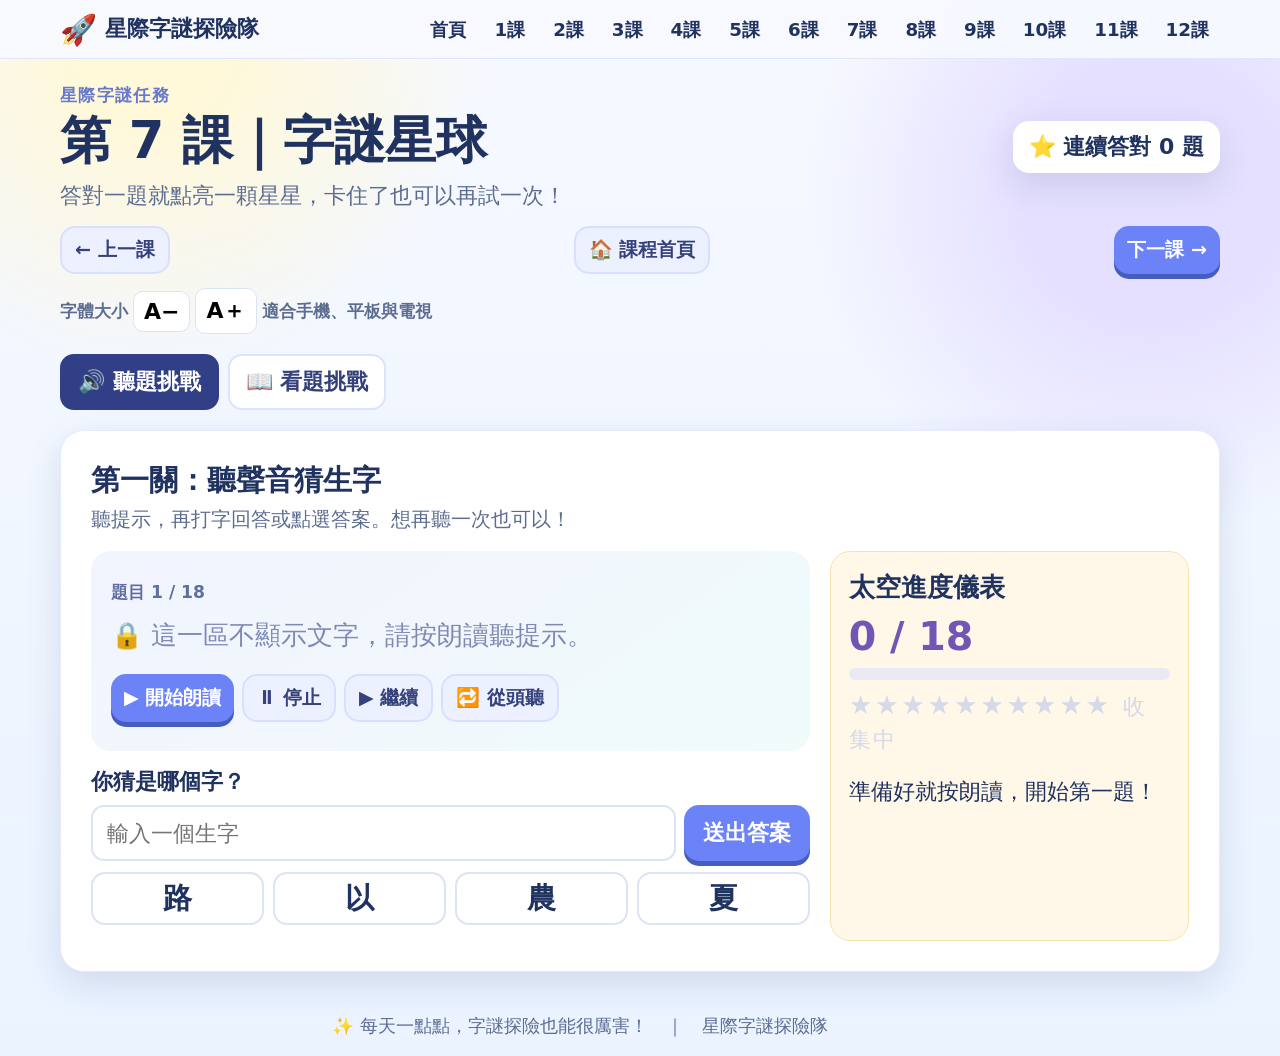
<file: WP07.html>
<!doctype html><html lang="zh-Hant"><head><meta charset="utf-8"><meta name="viewport" content="width=device-width, initial-scale=1, viewport-fit=cover"><meta name="theme-color" content="#f4f7ff"><title>第7課｜星際字謎探險隊</title><link rel="stylesheet" href="assets/style.css"></head><body data-page="lesson"><header class="topbar"><div class="wrap nav"><a class="brand" href="index.html"><span class="brand-mark" aria-hidden="true">🚀</span><span>星際字謎探險隊</span></a><nav class="nav-links" aria-label="課程導覽"><a href="index.html">首頁</a><a href="WP01.html">1課</a><a href="WP02.html">2課</a><a href="WP03.html">3課</a><a href="WP04.html">4課</a><a href="WP05.html">5課</a><a href="WP06.html">6課</a><a href="WP07.html">7課</a><a href="WP08.html">8課</a><a href="WP09.html">9課</a><a href="WP10.html">10課</a><a href="WP11.html">11課</a><a href="WP12.html">12課</a></nav></div></header><main class="wrap"><section class="lesson-head"><div><div class="eyebrow" style="color:#6879cb">星際字謎任務</div><h1 id="lesson-title">課程載入中…</h1><p>答對一題就點亮一顆星星，卡住了也可以再試一次！</p></div><div class="streak" id="streak">⭐ 連續答對 0 題</div></section><div class="lesson-nav" id="lesson-nav"></div><div class="font-tools" aria-label="字體大小"><span class="small-label">字體大小</span><button type="button" data-font="-" aria-label="縮小字體">A−</button><button type="button" data-font="+" aria-label="放大字體">A＋</button><span class="small-label">適合手機、平板與電視</span></div><div class="tabs" role="tablist" aria-label="選擇闖關方式"><button class="tab" role="tab" id="tab-audio" aria-controls="panel-audio" aria-selected="true">🔊 聽題挑戰</button><button class="tab" role="tab" id="tab-read" aria-controls="panel-read" aria-selected="false">📖 看題挑戰</button></div><section class="panel" id="panel-audio" role="tabpanel" aria-labelledby="tab-audio"><h2>第一關：聽聲音猜生字</h2><p class="panel-intro">聽提示，再打字回答或點選答案。想再聽一次也可以！</p><div class="quiz-grid"><div><div class="question-box"><div class="q-label" id="audio-count">題目 1</div><p class="clue concealed" id="audio-clue">🔒 這一區不顯示文字，請按朗讀聽提示。</p><div class="control-row"><button class="button small" data-speech="audio-play">▶️ 開始朗讀</button><button class="button secondary small" data-speech="audio-pause">⏸ 停止</button><button class="button secondary small" data-speech="audio-resume">▶️ 繼續</button><button class="button secondary small" data-speech="audio-restart">🔁 從頭聽</button></div></div><div class="answer-box"><label for="audio-input">你猜是哪個字？</label><div class="answer-row"><input id="audio-input" maxlength="8" autocomplete="off" enterkeyhint="done" placeholder="輸入一個生字"><button class="button" id="audio-submit">送出答案</button></div><div class="choices" id="audio-choices"></div><div class="feedback" id="audio-feedback" aria-live="polite"></div></div></div><aside class="progress-card"><h3>太空進度儀表</h3><div class="progress-number" id="audio-progress">0 / 0</div><div class="progress-track"><div class="progress-fill" id="audio-fill"></div></div><div class="star-row" id="audio-stars"></div><p id="audio-encourage">準備好就按朗讀，開始第一題！</p></aside></div><div class="completion hidden" id="audio-complete"><div class="big">🌟</div><h2>聽題任務完成！</h2><p>你的耳朵好靈敏，再完成看題任務就能領取獎狀。</p></div></section><section class="panel hidden" id="panel-read" role="tabpanel" aria-labelledby="tab-read"><h2>第二關：看提示猜生字</h2><p class="panel-intro">讀一讀文字提示，再輸入答案或點選答案。可以按朗讀聽提示。</p><div class="quiz-grid"><div><div class="question-box"><div class="q-label" id="read-count">題目 1</div><p class="clue" id="read-clue"></p><div class="control-row"><button class="button small" data-speech="read-play">▶️ 開始朗讀</button><button class="button secondary small" data-speech="read-pause">⏸ 停止</button><button class="button secondary small" data-speech="read-resume">▶️ 繼續</button><button class="button secondary small" data-speech="read-restart">🔁 從頭聽</button></div></div><div class="answer-box"><label for="read-input">你猜是哪個字？</label><div class="answer-row"><input id="read-input" maxlength="8" autocomplete="off" enterkeyhint="done" placeholder="輸入一個生字"><button class="button" id="read-submit">送出答案</button></div><div class="choices" id="read-choices"></div><div class="feedback" id="read-feedback" aria-live="polite"></div></div></div><aside class="progress-card"><h3>太空進度儀表</h3><div class="progress-number" id="read-progress">0 / 0</div><div class="progress-track"><div class="progress-fill" id="read-fill"></div></div><div class="star-row" id="read-stars"></div><p id="read-encourage">慢慢讀提示，找到線索就能解開！</p></aside></div><div class="completion hidden" id="read-complete"><div class="big">🧠</div><h2>看題任務完成！</h2><p>眼睛和腦袋一起合作，太棒了！</p></div></section><section class="award hidden" id="award"><h3>🏅 兩種任務都完成了！領取「字謎小碩士」獎狀</h3><p>輸入姓名，下載你的個人獎狀。姓名只用來在這台裝置製作獎狀，不會上傳。</p><div class="award-controls"><input id="student-name" maxlength="20" autocomplete="name" placeholder="輸入姓名"><button class="button" id="download-award">下載獎狀</button></div><div class="subtle">獎狀為 PNG 圖片，可儲存或列印。完成紀錄保存在這台裝置。</div></section></main><footer class="wrap footer">✨ 每天一點點，字謎探險也能很厲害！　｜　星際字謎探險隊</footer><script src="assets/data.js"></script><script src="assets/app.js"></script></body></html>
</file>
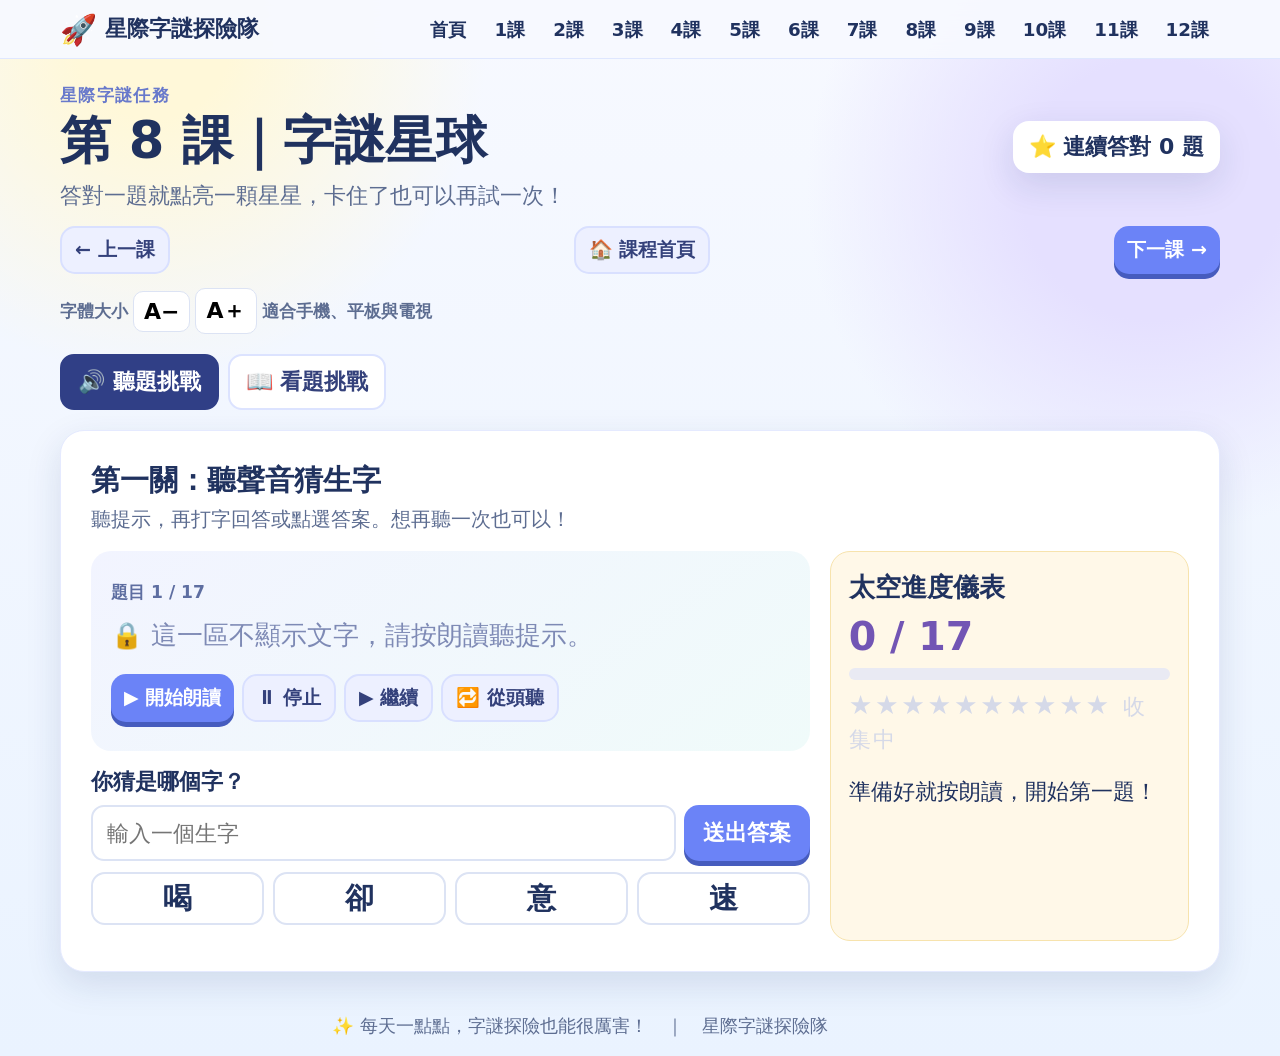
<file: WP08.html>
<!doctype html><html lang="zh-Hant"><head><meta charset="utf-8"><meta name="viewport" content="width=device-width, initial-scale=1, viewport-fit=cover"><meta name="theme-color" content="#f4f7ff"><title>第8課｜星際字謎探險隊</title><link rel="stylesheet" href="assets/style.css"></head><body data-page="lesson"><header class="topbar"><div class="wrap nav"><a class="brand" href="index.html"><span class="brand-mark" aria-hidden="true">🚀</span><span>星際字謎探險隊</span></a><nav class="nav-links" aria-label="課程導覽"><a href="index.html">首頁</a><a href="WP01.html">1課</a><a href="WP02.html">2課</a><a href="WP03.html">3課</a><a href="WP04.html">4課</a><a href="WP05.html">5課</a><a href="WP06.html">6課</a><a href="WP07.html">7課</a><a href="WP08.html">8課</a><a href="WP09.html">9課</a><a href="WP10.html">10課</a><a href="WP11.html">11課</a><a href="WP12.html">12課</a></nav></div></header><main class="wrap"><section class="lesson-head"><div><div class="eyebrow" style="color:#6879cb">星際字謎任務</div><h1 id="lesson-title">課程載入中…</h1><p>答對一題就點亮一顆星星，卡住了也可以再試一次！</p></div><div class="streak" id="streak">⭐ 連續答對 0 題</div></section><div class="lesson-nav" id="lesson-nav"></div><div class="font-tools" aria-label="字體大小"><span class="small-label">字體大小</span><button type="button" data-font="-" aria-label="縮小字體">A−</button><button type="button" data-font="+" aria-label="放大字體">A＋</button><span class="small-label">適合手機、平板與電視</span></div><div class="tabs" role="tablist" aria-label="選擇闖關方式"><button class="tab" role="tab" id="tab-audio" aria-controls="panel-audio" aria-selected="true">🔊 聽題挑戰</button><button class="tab" role="tab" id="tab-read" aria-controls="panel-read" aria-selected="false">📖 看題挑戰</button></div><section class="panel" id="panel-audio" role="tabpanel" aria-labelledby="tab-audio"><h2>第一關：聽聲音猜生字</h2><p class="panel-intro">聽提示，再打字回答或點選答案。想再聽一次也可以！</p><div class="quiz-grid"><div><div class="question-box"><div class="q-label" id="audio-count">題目 1</div><p class="clue concealed" id="audio-clue">🔒 這一區不顯示文字，請按朗讀聽提示。</p><div class="control-row"><button class="button small" data-speech="audio-play">▶️ 開始朗讀</button><button class="button secondary small" data-speech="audio-pause">⏸ 停止</button><button class="button secondary small" data-speech="audio-resume">▶️ 繼續</button><button class="button secondary small" data-speech="audio-restart">🔁 從頭聽</button></div></div><div class="answer-box"><label for="audio-input">你猜是哪個字？</label><div class="answer-row"><input id="audio-input" maxlength="8" autocomplete="off" enterkeyhint="done" placeholder="輸入一個生字"><button class="button" id="audio-submit">送出答案</button></div><div class="choices" id="audio-choices"></div><div class="feedback" id="audio-feedback" aria-live="polite"></div></div></div><aside class="progress-card"><h3>太空進度儀表</h3><div class="progress-number" id="audio-progress">0 / 0</div><div class="progress-track"><div class="progress-fill" id="audio-fill"></div></div><div class="star-row" id="audio-stars"></div><p id="audio-encourage">準備好就按朗讀，開始第一題！</p></aside></div><div class="completion hidden" id="audio-complete"><div class="big">🌟</div><h2>聽題任務完成！</h2><p>你的耳朵好靈敏，再完成看題任務就能領取獎狀。</p></div></section><section class="panel hidden" id="panel-read" role="tabpanel" aria-labelledby="tab-read"><h2>第二關：看提示猜生字</h2><p class="panel-intro">讀一讀文字提示，再輸入答案或點選答案。可以按朗讀聽提示。</p><div class="quiz-grid"><div><div class="question-box"><div class="q-label" id="read-count">題目 1</div><p class="clue" id="read-clue"></p><div class="control-row"><button class="button small" data-speech="read-play">▶️ 開始朗讀</button><button class="button secondary small" data-speech="read-pause">⏸ 停止</button><button class="button secondary small" data-speech="read-resume">▶️ 繼續</button><button class="button secondary small" data-speech="read-restart">🔁 從頭聽</button></div></div><div class="answer-box"><label for="read-input">你猜是哪個字？</label><div class="answer-row"><input id="read-input" maxlength="8" autocomplete="off" enterkeyhint="done" placeholder="輸入一個生字"><button class="button" id="read-submit">送出答案</button></div><div class="choices" id="read-choices"></div><div class="feedback" id="read-feedback" aria-live="polite"></div></div></div><aside class="progress-card"><h3>太空進度儀表</h3><div class="progress-number" id="read-progress">0 / 0</div><div class="progress-track"><div class="progress-fill" id="read-fill"></div></div><div class="star-row" id="read-stars"></div><p id="read-encourage">慢慢讀提示，找到線索就能解開！</p></aside></div><div class="completion hidden" id="read-complete"><div class="big">🧠</div><h2>看題任務完成！</h2><p>眼睛和腦袋一起合作，太棒了！</p></div></section><section class="award hidden" id="award"><h3>🏅 兩種任務都完成了！領取「字謎小碩士」獎狀</h3><p>輸入姓名，下載你的個人獎狀。姓名只用來在這台裝置製作獎狀，不會上傳。</p><div class="award-controls"><input id="student-name" maxlength="20" autocomplete="name" placeholder="輸入姓名"><button class="button" id="download-award">下載獎狀</button></div><div class="subtle">獎狀為 PNG 圖片，可儲存或列印。完成紀錄保存在這台裝置。</div></section></main><footer class="wrap footer">✨ 每天一點點，字謎探險也能很厲害！　｜　星際字謎探險隊</footer><script src="assets/data.js"></script><script src="assets/app.js"></script></body></html>
</file>
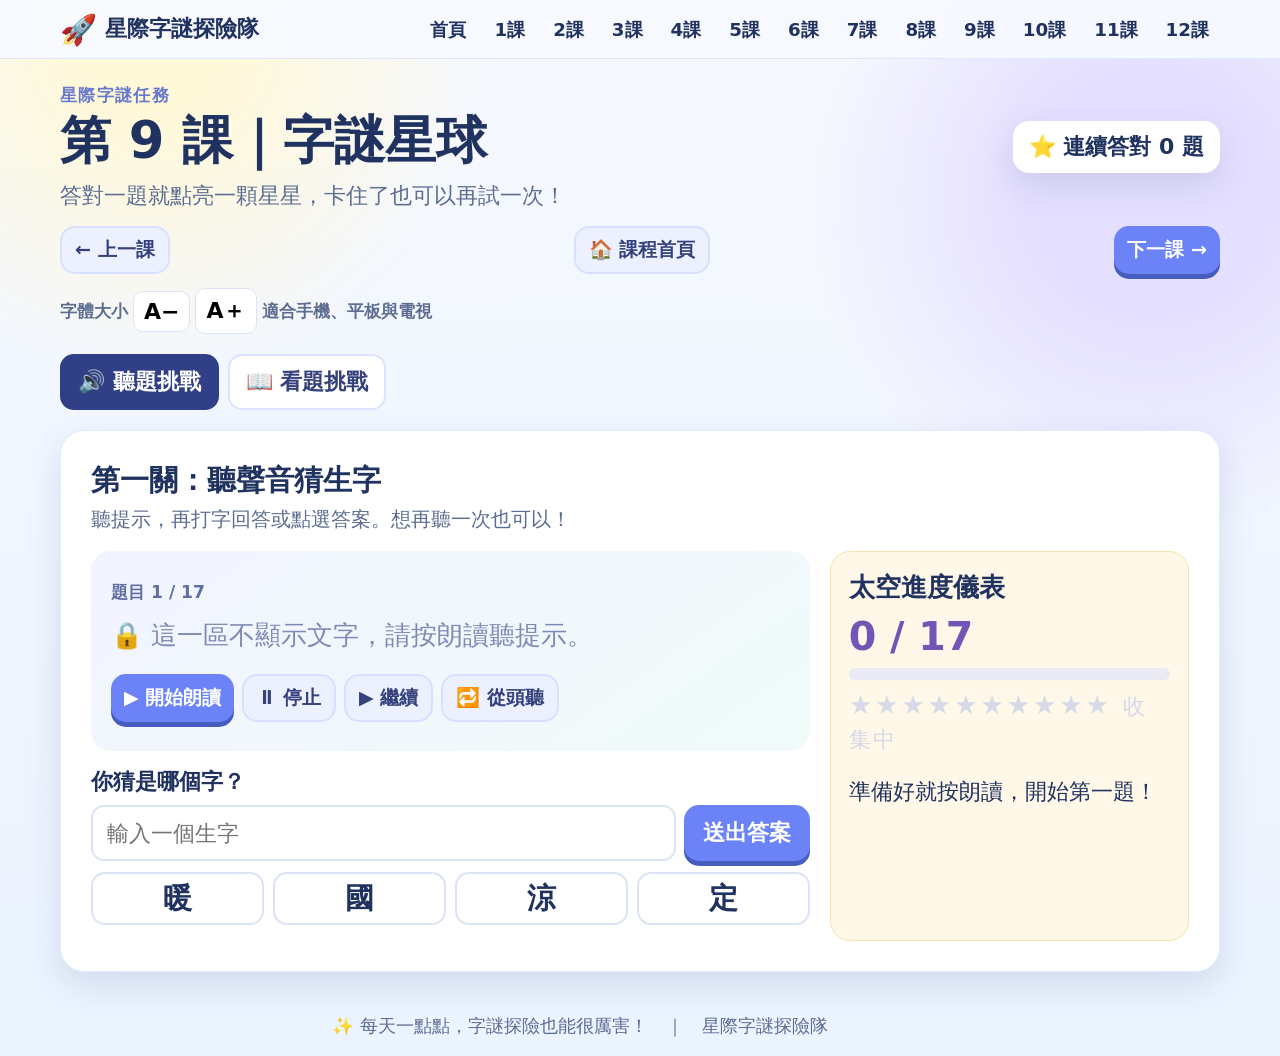
<file: WP09.html>
<!doctype html><html lang="zh-Hant"><head><meta charset="utf-8"><meta name="viewport" content="width=device-width, initial-scale=1, viewport-fit=cover"><meta name="theme-color" content="#f4f7ff"><title>第9課｜星際字謎探險隊</title><link rel="stylesheet" href="assets/style.css"></head><body data-page="lesson"><header class="topbar"><div class="wrap nav"><a class="brand" href="index.html"><span class="brand-mark" aria-hidden="true">🚀</span><span>星際字謎探險隊</span></a><nav class="nav-links" aria-label="課程導覽"><a href="index.html">首頁</a><a href="WP01.html">1課</a><a href="WP02.html">2課</a><a href="WP03.html">3課</a><a href="WP04.html">4課</a><a href="WP05.html">5課</a><a href="WP06.html">6課</a><a href="WP07.html">7課</a><a href="WP08.html">8課</a><a href="WP09.html">9課</a><a href="WP10.html">10課</a><a href="WP11.html">11課</a><a href="WP12.html">12課</a></nav></div></header><main class="wrap"><section class="lesson-head"><div><div class="eyebrow" style="color:#6879cb">星際字謎任務</div><h1 id="lesson-title">課程載入中…</h1><p>答對一題就點亮一顆星星，卡住了也可以再試一次！</p></div><div class="streak" id="streak">⭐ 連續答對 0 題</div></section><div class="lesson-nav" id="lesson-nav"></div><div class="font-tools" aria-label="字體大小"><span class="small-label">字體大小</span><button type="button" data-font="-" aria-label="縮小字體">A−</button><button type="button" data-font="+" aria-label="放大字體">A＋</button><span class="small-label">適合手機、平板與電視</span></div><div class="tabs" role="tablist" aria-label="選擇闖關方式"><button class="tab" role="tab" id="tab-audio" aria-controls="panel-audio" aria-selected="true">🔊 聽題挑戰</button><button class="tab" role="tab" id="tab-read" aria-controls="panel-read" aria-selected="false">📖 看題挑戰</button></div><section class="panel" id="panel-audio" role="tabpanel" aria-labelledby="tab-audio"><h2>第一關：聽聲音猜生字</h2><p class="panel-intro">聽提示，再打字回答或點選答案。想再聽一次也可以！</p><div class="quiz-grid"><div><div class="question-box"><div class="q-label" id="audio-count">題目 1</div><p class="clue concealed" id="audio-clue">🔒 這一區不顯示文字，請按朗讀聽提示。</p><div class="control-row"><button class="button small" data-speech="audio-play">▶️ 開始朗讀</button><button class="button secondary small" data-speech="audio-pause">⏸ 停止</button><button class="button secondary small" data-speech="audio-resume">▶️ 繼續</button><button class="button secondary small" data-speech="audio-restart">🔁 從頭聽</button></div></div><div class="answer-box"><label for="audio-input">你猜是哪個字？</label><div class="answer-row"><input id="audio-input" maxlength="8" autocomplete="off" enterkeyhint="done" placeholder="輸入一個生字"><button class="button" id="audio-submit">送出答案</button></div><div class="choices" id="audio-choices"></div><div class="feedback" id="audio-feedback" aria-live="polite"></div></div></div><aside class="progress-card"><h3>太空進度儀表</h3><div class="progress-number" id="audio-progress">0 / 0</div><div class="progress-track"><div class="progress-fill" id="audio-fill"></div></div><div class="star-row" id="audio-stars"></div><p id="audio-encourage">準備好就按朗讀，開始第一題！</p></aside></div><div class="completion hidden" id="audio-complete"><div class="big">🌟</div><h2>聽題任務完成！</h2><p>你的耳朵好靈敏，再完成看題任務就能領取獎狀。</p></div></section><section class="panel hidden" id="panel-read" role="tabpanel" aria-labelledby="tab-read"><h2>第二關：看提示猜生字</h2><p class="panel-intro">讀一讀文字提示，再輸入答案或點選答案。可以按朗讀聽提示。</p><div class="quiz-grid"><div><div class="question-box"><div class="q-label" id="read-count">題目 1</div><p class="clue" id="read-clue"></p><div class="control-row"><button class="button small" data-speech="read-play">▶️ 開始朗讀</button><button class="button secondary small" data-speech="read-pause">⏸ 停止</button><button class="button secondary small" data-speech="read-resume">▶️ 繼續</button><button class="button secondary small" data-speech="read-restart">🔁 從頭聽</button></div></div><div class="answer-box"><label for="read-input">你猜是哪個字？</label><div class="answer-row"><input id="read-input" maxlength="8" autocomplete="off" enterkeyhint="done" placeholder="輸入一個生字"><button class="button" id="read-submit">送出答案</button></div><div class="choices" id="read-choices"></div><div class="feedback" id="read-feedback" aria-live="polite"></div></div></div><aside class="progress-card"><h3>太空進度儀表</h3><div class="progress-number" id="read-progress">0 / 0</div><div class="progress-track"><div class="progress-fill" id="read-fill"></div></div><div class="star-row" id="read-stars"></div><p id="read-encourage">慢慢讀提示，找到線索就能解開！</p></aside></div><div class="completion hidden" id="read-complete"><div class="big">🧠</div><h2>看題任務完成！</h2><p>眼睛和腦袋一起合作，太棒了！</p></div></section><section class="award hidden" id="award"><h3>🏅 兩種任務都完成了！領取「字謎小碩士」獎狀</h3><p>輸入姓名，下載你的個人獎狀。姓名只用來在這台裝置製作獎狀，不會上傳。</p><div class="award-controls"><input id="student-name" maxlength="20" autocomplete="name" placeholder="輸入姓名"><button class="button" id="download-award">下載獎狀</button></div><div class="subtle">獎狀為 PNG 圖片，可儲存或列印。完成紀錄保存在這台裝置。</div></section></main><footer class="wrap footer">✨ 每天一點點，字謎探險也能很厲害！　｜　星際字謎探險隊</footer><script src="assets/data.js"></script><script src="assets/app.js"></script></body></html>
</file>
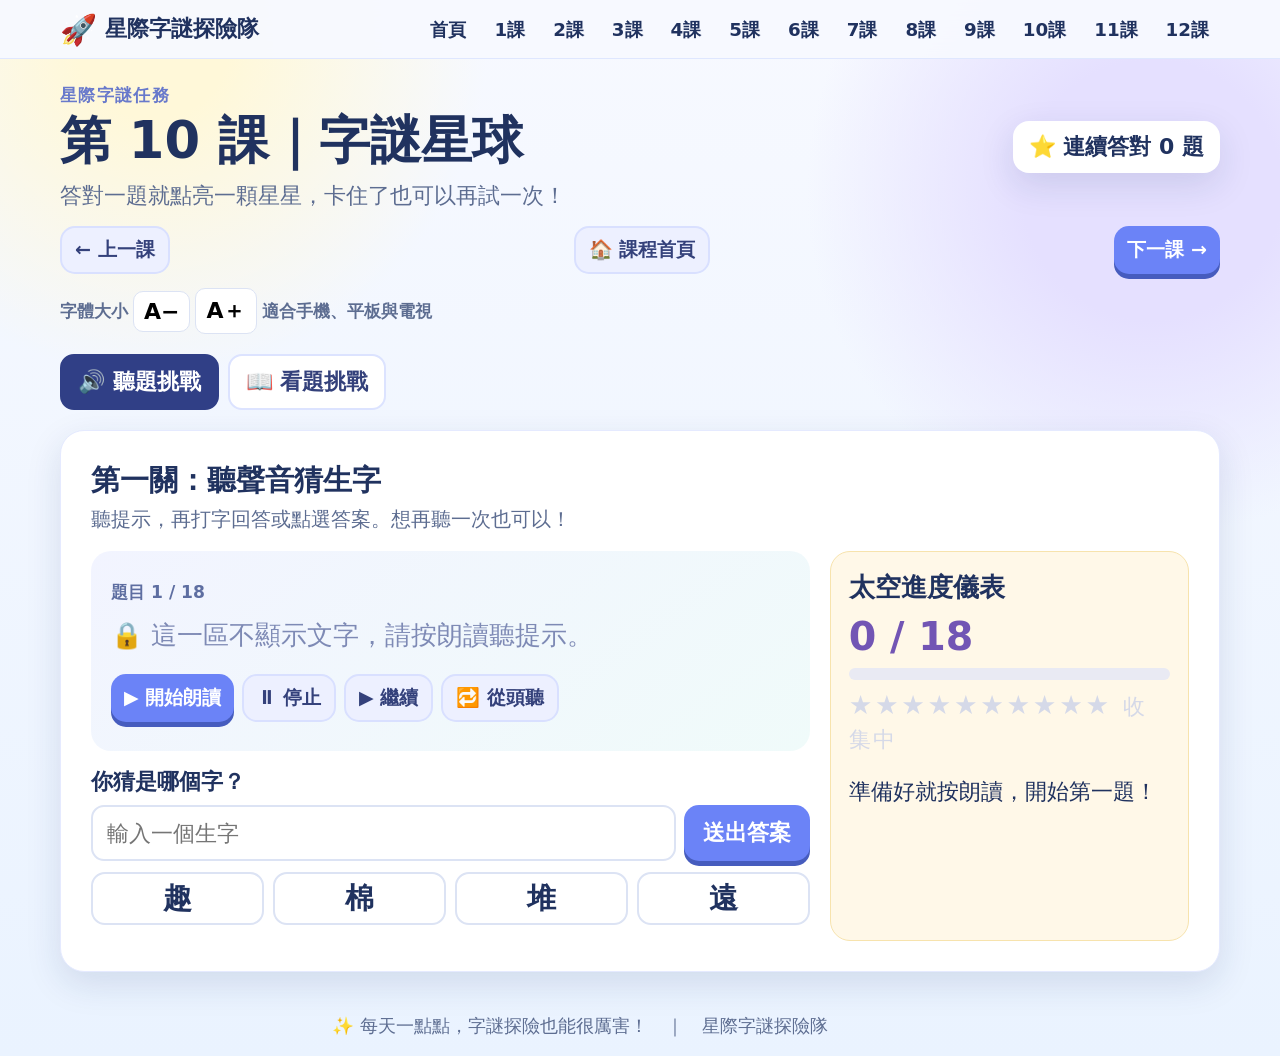
<file: WP10.html>
<!doctype html><html lang="zh-Hant"><head><meta charset="utf-8"><meta name="viewport" content="width=device-width, initial-scale=1, viewport-fit=cover"><meta name="theme-color" content="#f4f7ff"><title>第10課｜星際字謎探險隊</title><link rel="stylesheet" href="assets/style.css"></head><body data-page="lesson"><header class="topbar"><div class="wrap nav"><a class="brand" href="index.html"><span class="brand-mark" aria-hidden="true">🚀</span><span>星際字謎探險隊</span></a><nav class="nav-links" aria-label="課程導覽"><a href="index.html">首頁</a><a href="WP01.html">1課</a><a href="WP02.html">2課</a><a href="WP03.html">3課</a><a href="WP04.html">4課</a><a href="WP05.html">5課</a><a href="WP06.html">6課</a><a href="WP07.html">7課</a><a href="WP08.html">8課</a><a href="WP09.html">9課</a><a href="WP10.html">10課</a><a href="WP11.html">11課</a><a href="WP12.html">12課</a></nav></div></header><main class="wrap"><section class="lesson-head"><div><div class="eyebrow" style="color:#6879cb">星際字謎任務</div><h1 id="lesson-title">課程載入中…</h1><p>答對一題就點亮一顆星星，卡住了也可以再試一次！</p></div><div class="streak" id="streak">⭐ 連續答對 0 題</div></section><div class="lesson-nav" id="lesson-nav"></div><div class="font-tools" aria-label="字體大小"><span class="small-label">字體大小</span><button type="button" data-font="-" aria-label="縮小字體">A−</button><button type="button" data-font="+" aria-label="放大字體">A＋</button><span class="small-label">適合手機、平板與電視</span></div><div class="tabs" role="tablist" aria-label="選擇闖關方式"><button class="tab" role="tab" id="tab-audio" aria-controls="panel-audio" aria-selected="true">🔊 聽題挑戰</button><button class="tab" role="tab" id="tab-read" aria-controls="panel-read" aria-selected="false">📖 看題挑戰</button></div><section class="panel" id="panel-audio" role="tabpanel" aria-labelledby="tab-audio"><h2>第一關：聽聲音猜生字</h2><p class="panel-intro">聽提示，再打字回答或點選答案。想再聽一次也可以！</p><div class="quiz-grid"><div><div class="question-box"><div class="q-label" id="audio-count">題目 1</div><p class="clue concealed" id="audio-clue">🔒 這一區不顯示文字，請按朗讀聽提示。</p><div class="control-row"><button class="button small" data-speech="audio-play">▶️ 開始朗讀</button><button class="button secondary small" data-speech="audio-pause">⏸ 停止</button><button class="button secondary small" data-speech="audio-resume">▶️ 繼續</button><button class="button secondary small" data-speech="audio-restart">🔁 從頭聽</button></div></div><div class="answer-box"><label for="audio-input">你猜是哪個字？</label><div class="answer-row"><input id="audio-input" maxlength="8" autocomplete="off" enterkeyhint="done" placeholder="輸入一個生字"><button class="button" id="audio-submit">送出答案</button></div><div class="choices" id="audio-choices"></div><div class="feedback" id="audio-feedback" aria-live="polite"></div></div></div><aside class="progress-card"><h3>太空進度儀表</h3><div class="progress-number" id="audio-progress">0 / 0</div><div class="progress-track"><div class="progress-fill" id="audio-fill"></div></div><div class="star-row" id="audio-stars"></div><p id="audio-encourage">準備好就按朗讀，開始第一題！</p></aside></div><div class="completion hidden" id="audio-complete"><div class="big">🌟</div><h2>聽題任務完成！</h2><p>你的耳朵好靈敏，再完成看題任務就能領取獎狀。</p></div></section><section class="panel hidden" id="panel-read" role="tabpanel" aria-labelledby="tab-read"><h2>第二關：看提示猜生字</h2><p class="panel-intro">讀一讀文字提示，再輸入答案或點選答案。可以按朗讀聽提示。</p><div class="quiz-grid"><div><div class="question-box"><div class="q-label" id="read-count">題目 1</div><p class="clue" id="read-clue"></p><div class="control-row"><button class="button small" data-speech="read-play">▶️ 開始朗讀</button><button class="button secondary small" data-speech="read-pause">⏸ 停止</button><button class="button secondary small" data-speech="read-resume">▶️ 繼續</button><button class="button secondary small" data-speech="read-restart">🔁 從頭聽</button></div></div><div class="answer-box"><label for="read-input">你猜是哪個字？</label><div class="answer-row"><input id="read-input" maxlength="8" autocomplete="off" enterkeyhint="done" placeholder="輸入一個生字"><button class="button" id="read-submit">送出答案</button></div><div class="choices" id="read-choices"></div><div class="feedback" id="read-feedback" aria-live="polite"></div></div></div><aside class="progress-card"><h3>太空進度儀表</h3><div class="progress-number" id="read-progress">0 / 0</div><div class="progress-track"><div class="progress-fill" id="read-fill"></div></div><div class="star-row" id="read-stars"></div><p id="read-encourage">慢慢讀提示，找到線索就能解開！</p></aside></div><div class="completion hidden" id="read-complete"><div class="big">🧠</div><h2>看題任務完成！</h2><p>眼睛和腦袋一起合作，太棒了！</p></div></section><section class="award hidden" id="award"><h3>🏅 兩種任務都完成了！領取「字謎小碩士」獎狀</h3><p>輸入姓名，下載你的個人獎狀。姓名只用來在這台裝置製作獎狀，不會上傳。</p><div class="award-controls"><input id="student-name" maxlength="20" autocomplete="name" placeholder="輸入姓名"><button class="button" id="download-award">下載獎狀</button></div><div class="subtle">獎狀為 PNG 圖片，可儲存或列印。完成紀錄保存在這台裝置。</div></section></main><footer class="wrap footer">✨ 每天一點點，字謎探險也能很厲害！　｜　星際字謎探險隊</footer><script src="assets/data.js"></script><script src="assets/app.js"></script></body></html>
</file>
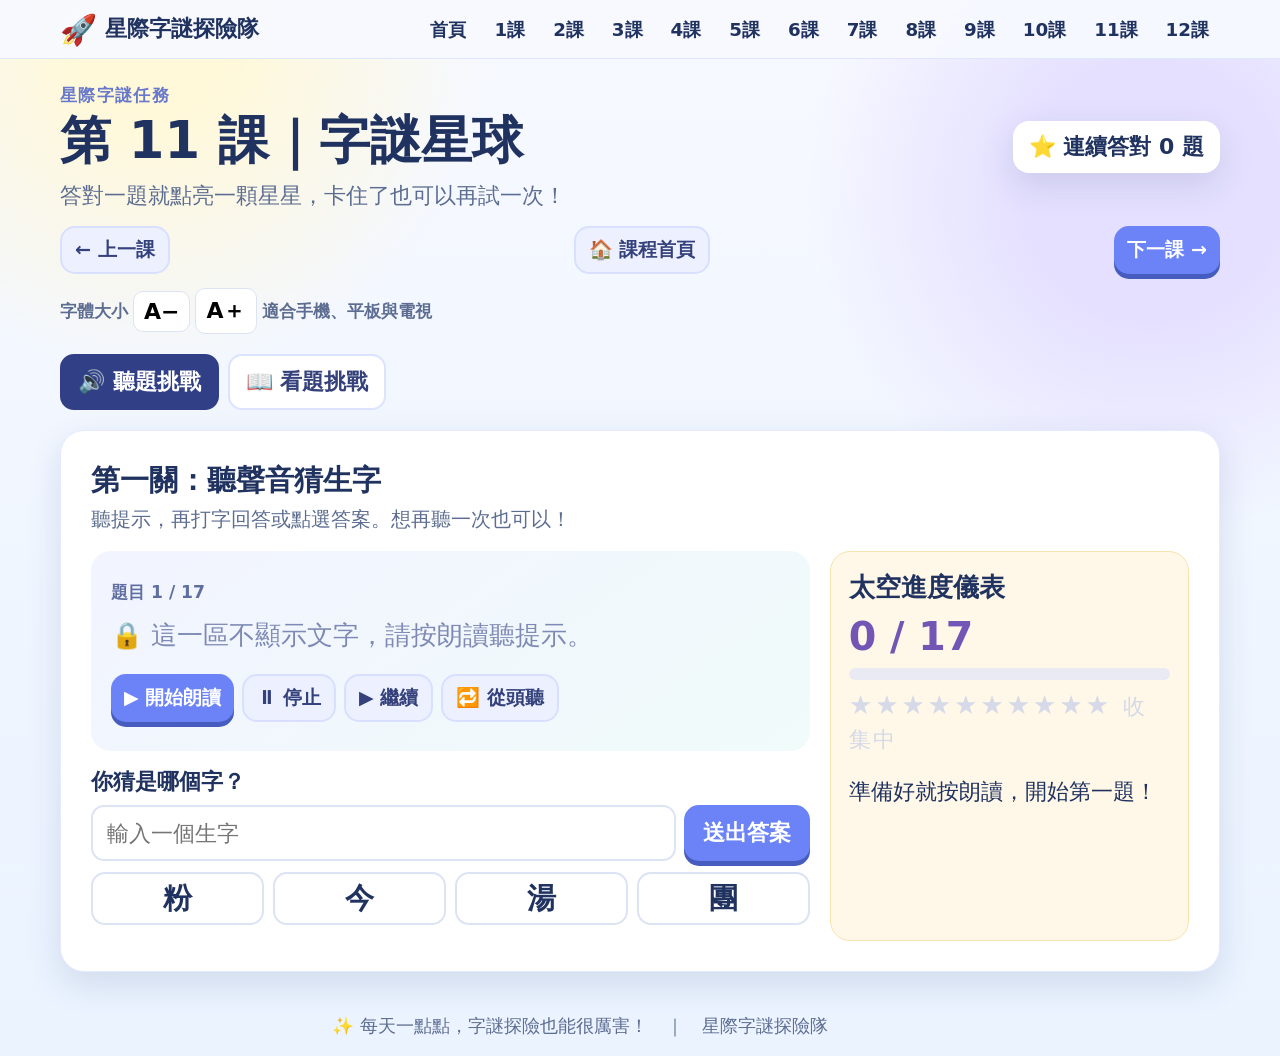
<file: WP11.html>
<!doctype html><html lang="zh-Hant"><head><meta charset="utf-8"><meta name="viewport" content="width=device-width, initial-scale=1, viewport-fit=cover"><meta name="theme-color" content="#f4f7ff"><title>第11課｜星際字謎探險隊</title><link rel="stylesheet" href="assets/style.css"></head><body data-page="lesson"><header class="topbar"><div class="wrap nav"><a class="brand" href="index.html"><span class="brand-mark" aria-hidden="true">🚀</span><span>星際字謎探險隊</span></a><nav class="nav-links" aria-label="課程導覽"><a href="index.html">首頁</a><a href="WP01.html">1課</a><a href="WP02.html">2課</a><a href="WP03.html">3課</a><a href="WP04.html">4課</a><a href="WP05.html">5課</a><a href="WP06.html">6課</a><a href="WP07.html">7課</a><a href="WP08.html">8課</a><a href="WP09.html">9課</a><a href="WP10.html">10課</a><a href="WP11.html">11課</a><a href="WP12.html">12課</a></nav></div></header><main class="wrap"><section class="lesson-head"><div><div class="eyebrow" style="color:#6879cb">星際字謎任務</div><h1 id="lesson-title">課程載入中…</h1><p>答對一題就點亮一顆星星，卡住了也可以再試一次！</p></div><div class="streak" id="streak">⭐ 連續答對 0 題</div></section><div class="lesson-nav" id="lesson-nav"></div><div class="font-tools" aria-label="字體大小"><span class="small-label">字體大小</span><button type="button" data-font="-" aria-label="縮小字體">A−</button><button type="button" data-font="+" aria-label="放大字體">A＋</button><span class="small-label">適合手機、平板與電視</span></div><div class="tabs" role="tablist" aria-label="選擇闖關方式"><button class="tab" role="tab" id="tab-audio" aria-controls="panel-audio" aria-selected="true">🔊 聽題挑戰</button><button class="tab" role="tab" id="tab-read" aria-controls="panel-read" aria-selected="false">📖 看題挑戰</button></div><section class="panel" id="panel-audio" role="tabpanel" aria-labelledby="tab-audio"><h2>第一關：聽聲音猜生字</h2><p class="panel-intro">聽提示，再打字回答或點選答案。想再聽一次也可以！</p><div class="quiz-grid"><div><div class="question-box"><div class="q-label" id="audio-count">題目 1</div><p class="clue concealed" id="audio-clue">🔒 這一區不顯示文字，請按朗讀聽提示。</p><div class="control-row"><button class="button small" data-speech="audio-play">▶️ 開始朗讀</button><button class="button secondary small" data-speech="audio-pause">⏸ 停止</button><button class="button secondary small" data-speech="audio-resume">▶️ 繼續</button><button class="button secondary small" data-speech="audio-restart">🔁 從頭聽</button></div></div><div class="answer-box"><label for="audio-input">你猜是哪個字？</label><div class="answer-row"><input id="audio-input" maxlength="8" autocomplete="off" enterkeyhint="done" placeholder="輸入一個生字"><button class="button" id="audio-submit">送出答案</button></div><div class="choices" id="audio-choices"></div><div class="feedback" id="audio-feedback" aria-live="polite"></div></div></div><aside class="progress-card"><h3>太空進度儀表</h3><div class="progress-number" id="audio-progress">0 / 0</div><div class="progress-track"><div class="progress-fill" id="audio-fill"></div></div><div class="star-row" id="audio-stars"></div><p id="audio-encourage">準備好就按朗讀，開始第一題！</p></aside></div><div class="completion hidden" id="audio-complete"><div class="big">🌟</div><h2>聽題任務完成！</h2><p>你的耳朵好靈敏，再完成看題任務就能領取獎狀。</p></div></section><section class="panel hidden" id="panel-read" role="tabpanel" aria-labelledby="tab-read"><h2>第二關：看提示猜生字</h2><p class="panel-intro">讀一讀文字提示，再輸入答案或點選答案。可以按朗讀聽提示。</p><div class="quiz-grid"><div><div class="question-box"><div class="q-label" id="read-count">題目 1</div><p class="clue" id="read-clue"></p><div class="control-row"><button class="button small" data-speech="read-play">▶️ 開始朗讀</button><button class="button secondary small" data-speech="read-pause">⏸ 停止</button><button class="button secondary small" data-speech="read-resume">▶️ 繼續</button><button class="button secondary small" data-speech="read-restart">🔁 從頭聽</button></div></div><div class="answer-box"><label for="read-input">你猜是哪個字？</label><div class="answer-row"><input id="read-input" maxlength="8" autocomplete="off" enterkeyhint="done" placeholder="輸入一個生字"><button class="button" id="read-submit">送出答案</button></div><div class="choices" id="read-choices"></div><div class="feedback" id="read-feedback" aria-live="polite"></div></div></div><aside class="progress-card"><h3>太空進度儀表</h3><div class="progress-number" id="read-progress">0 / 0</div><div class="progress-track"><div class="progress-fill" id="read-fill"></div></div><div class="star-row" id="read-stars"></div><p id="read-encourage">慢慢讀提示，找到線索就能解開！</p></aside></div><div class="completion hidden" id="read-complete"><div class="big">🧠</div><h2>看題任務完成！</h2><p>眼睛和腦袋一起合作，太棒了！</p></div></section><section class="award hidden" id="award"><h3>🏅 兩種任務都完成了！領取「字謎小碩士」獎狀</h3><p>輸入姓名，下載你的個人獎狀。姓名只用來在這台裝置製作獎狀，不會上傳。</p><div class="award-controls"><input id="student-name" maxlength="20" autocomplete="name" placeholder="輸入姓名"><button class="button" id="download-award">下載獎狀</button></div><div class="subtle">獎狀為 PNG 圖片，可儲存或列印。完成紀錄保存在這台裝置。</div></section></main><footer class="wrap footer">✨ 每天一點點，字謎探險也能很厲害！　｜　星際字謎探險隊</footer><script src="assets/data.js"></script><script src="assets/app.js"></script></body></html>
</file>
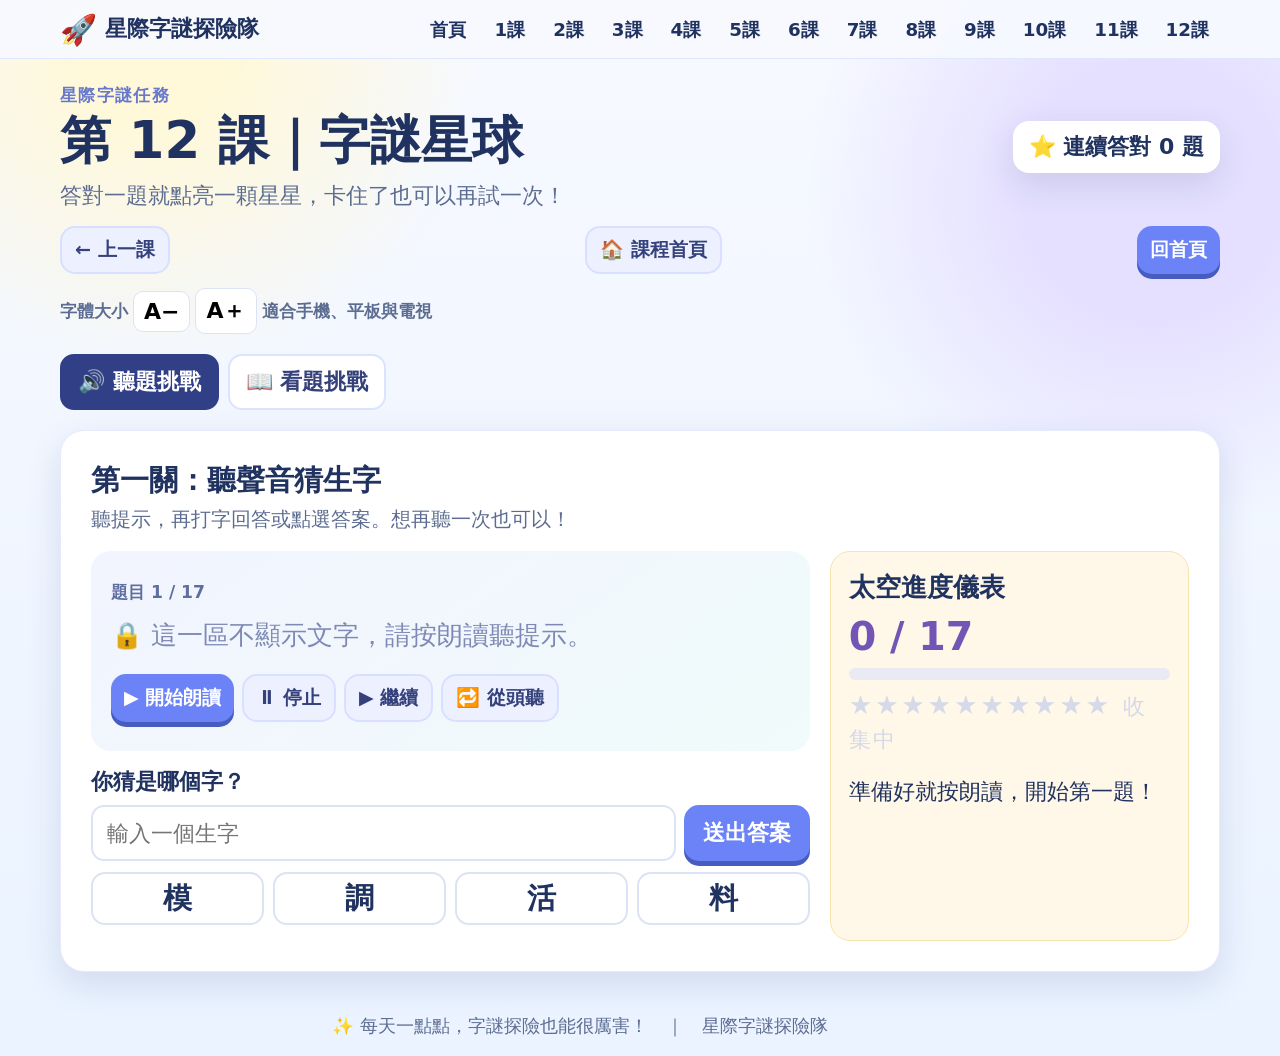
<file: WP12.html>
<!doctype html><html lang="zh-Hant"><head><meta charset="utf-8"><meta name="viewport" content="width=device-width, initial-scale=1, viewport-fit=cover"><meta name="theme-color" content="#f4f7ff"><title>第12課｜星際字謎探險隊</title><link rel="stylesheet" href="assets/style.css"></head><body data-page="lesson"><header class="topbar"><div class="wrap nav"><a class="brand" href="index.html"><span class="brand-mark" aria-hidden="true">🚀</span><span>星際字謎探險隊</span></a><nav class="nav-links" aria-label="課程導覽"><a href="index.html">首頁</a><a href="WP01.html">1課</a><a href="WP02.html">2課</a><a href="WP03.html">3課</a><a href="WP04.html">4課</a><a href="WP05.html">5課</a><a href="WP06.html">6課</a><a href="WP07.html">7課</a><a href="WP08.html">8課</a><a href="WP09.html">9課</a><a href="WP10.html">10課</a><a href="WP11.html">11課</a><a href="WP12.html">12課</a></nav></div></header><main class="wrap"><section class="lesson-head"><div><div class="eyebrow" style="color:#6879cb">星際字謎任務</div><h1 id="lesson-title">課程載入中…</h1><p>答對一題就點亮一顆星星，卡住了也可以再試一次！</p></div><div class="streak" id="streak">⭐ 連續答對 0 題</div></section><div class="lesson-nav" id="lesson-nav"></div><div class="font-tools" aria-label="字體大小"><span class="small-label">字體大小</span><button type="button" data-font="-" aria-label="縮小字體">A−</button><button type="button" data-font="+" aria-label="放大字體">A＋</button><span class="small-label">適合手機、平板與電視</span></div><div class="tabs" role="tablist" aria-label="選擇闖關方式"><button class="tab" role="tab" id="tab-audio" aria-controls="panel-audio" aria-selected="true">🔊 聽題挑戰</button><button class="tab" role="tab" id="tab-read" aria-controls="panel-read" aria-selected="false">📖 看題挑戰</button></div><section class="panel" id="panel-audio" role="tabpanel" aria-labelledby="tab-audio"><h2>第一關：聽聲音猜生字</h2><p class="panel-intro">聽提示，再打字回答或點選答案。想再聽一次也可以！</p><div class="quiz-grid"><div><div class="question-box"><div class="q-label" id="audio-count">題目 1</div><p class="clue concealed" id="audio-clue">🔒 這一區不顯示文字，請按朗讀聽提示。</p><div class="control-row"><button class="button small" data-speech="audio-play">▶️ 開始朗讀</button><button class="button secondary small" data-speech="audio-pause">⏸ 停止</button><button class="button secondary small" data-speech="audio-resume">▶️ 繼續</button><button class="button secondary small" data-speech="audio-restart">🔁 從頭聽</button></div></div><div class="answer-box"><label for="audio-input">你猜是哪個字？</label><div class="answer-row"><input id="audio-input" maxlength="8" autocomplete="off" enterkeyhint="done" placeholder="輸入一個生字"><button class="button" id="audio-submit">送出答案</button></div><div class="choices" id="audio-choices"></div><div class="feedback" id="audio-feedback" aria-live="polite"></div></div></div><aside class="progress-card"><h3>太空進度儀表</h3><div class="progress-number" id="audio-progress">0 / 0</div><div class="progress-track"><div class="progress-fill" id="audio-fill"></div></div><div class="star-row" id="audio-stars"></div><p id="audio-encourage">準備好就按朗讀，開始第一題！</p></aside></div><div class="completion hidden" id="audio-complete"><div class="big">🌟</div><h2>聽題任務完成！</h2><p>你的耳朵好靈敏，再完成看題任務就能領取獎狀。</p></div></section><section class="panel hidden" id="panel-read" role="tabpanel" aria-labelledby="tab-read"><h2>第二關：看提示猜生字</h2><p class="panel-intro">讀一讀文字提示，再輸入答案或點選答案。可以按朗讀聽提示。</p><div class="quiz-grid"><div><div class="question-box"><div class="q-label" id="read-count">題目 1</div><p class="clue" id="read-clue"></p><div class="control-row"><button class="button small" data-speech="read-play">▶️ 開始朗讀</button><button class="button secondary small" data-speech="read-pause">⏸ 停止</button><button class="button secondary small" data-speech="read-resume">▶️ 繼續</button><button class="button secondary small" data-speech="read-restart">🔁 從頭聽</button></div></div><div class="answer-box"><label for="read-input">你猜是哪個字？</label><div class="answer-row"><input id="read-input" maxlength="8" autocomplete="off" enterkeyhint="done" placeholder="輸入一個生字"><button class="button" id="read-submit">送出答案</button></div><div class="choices" id="read-choices"></div><div class="feedback" id="read-feedback" aria-live="polite"></div></div></div><aside class="progress-card"><h3>太空進度儀表</h3><div class="progress-number" id="read-progress">0 / 0</div><div class="progress-track"><div class="progress-fill" id="read-fill"></div></div><div class="star-row" id="read-stars"></div><p id="read-encourage">慢慢讀提示，找到線索就能解開！</p></aside></div><div class="completion hidden" id="read-complete"><div class="big">🧠</div><h2>看題任務完成！</h2><p>眼睛和腦袋一起合作，太棒了！</p></div></section><section class="award hidden" id="award"><h3>🏅 兩種任務都完成了！領取「字謎小碩士」獎狀</h3><p>輸入姓名，下載你的個人獎狀。姓名只用來在這台裝置製作獎狀，不會上傳。</p><div class="award-controls"><input id="student-name" maxlength="20" autocomplete="name" placeholder="輸入姓名"><button class="button" id="download-award">下載獎狀</button></div><div class="subtle">獎狀為 PNG 圖片，可儲存或列印。完成紀錄保存在這台裝置。</div></section></main><footer class="wrap footer">✨ 每天一點點，字謎探險也能很厲害！　｜　星際字謎探險隊</footer><script src="assets/data.js"></script><script src="assets/app.js"></script></body></html>
</file>
<file: assets/style.css>
:root{--ink:#20325f;--muted:#5d6d91;--deep:#101b45;--panel:#fff;--sky:#f4f7ff;--aqua:#c9f4ef;--pink:#ffe0ec;--gold:#ffd66e;--violet:#b9a9ff;--blue:#6b83f7;--green:#2c9b77;--shadow:0 12px 35px #1a2e6720;--base:clamp(17px,1.15vw + 12px,22px)}
*{box-sizing:border-box}html{font-size:var(--base);scroll-behavior:smooth}body{margin:0;color:var(--ink);font-family:'Nunito','Noto Sans TC','PingFang TC','Microsoft JhengHei',system-ui,sans-serif;background:radial-gradient(circle at 12% 4%,#fff8d9 0 5%,transparent 22%),radial-gradient(circle at 90% 18%,#e5e0ff 0 9%,transparent 24%),linear-gradient(180deg,#f7f9ff,#eaf3ff);min-height:100vh}button,input{font:inherit}button,a{touch-action:manipulation}a{color:inherit}.wrap{width:min(1160px,94vw);margin:auto}.topbar{position:sticky;top:0;z-index:5;background:#f7f9fff0;backdrop-filter:blur(14px);border-bottom:1px solid #dfe7ff}.nav{min-height:58px;display:flex;align-items:center;gap:12px;justify-content:space-between;padding:8px 0}.brand{display:flex;align-items:center;gap:8px;font-weight:900;text-decoration:none;white-space:nowrap}.brand-mark{font-size:1.35rem}.nav-links{display:flex;align-items:center;gap:6px;overflow:auto;scrollbar-width:thin}.nav-links a{padding:8px 11px;text-decoration:none;border-radius:999px;font-size:.83rem;font-weight:800;white-space:nowrap}.nav-links a:hover,.nav-links a.active{background:#e2e8ff;color:#3b4dab}.hero{position:relative;overflow:hidden;margin:28px auto 20px;padding:clamp(22px,5vw,58px);border-radius:30px;background:linear-gradient(120deg,#222e69,#4d58a0 58%,#8679d1);color:white;box-shadow:var(--shadow)}.hero h1{font-size:clamp(2rem,5vw,3.45rem);line-height:1.12;margin:.2em 0}.hero p{max-width:680px;font-size:1.06rem;line-height:1.65;color:#f0f2ff}.hero-art{position:absolute;right:8%;top:16%;font-size:clamp(5rem,16vw,10rem);filter:drop-shadow(0 8px 15px #0c174a88);transform:rotate(-10deg)}.eyebrow{font-size:.78rem;font-weight:900;letter-spacing:.08em;color:#ffdf8d}.button{display:inline-flex;align-items:center;justify-content:center;gap:.5em;padding:13px 19px;border:0;border-radius:15px;background:var(--blue);color:white;text-decoration:none;font-weight:900;box-shadow:0 5px 0 #465cbe;cursor:pointer;transition:transform .12s,filter .12s;min-height:48px}.button:hover{filter:brightness(1.06);transform:translateY(-2px)}.button:active{transform:translateY(2px);box-shadow:none}.button.secondary{background:#edf0ff;color:#34417b;box-shadow:none;border:2px solid #d9e0ff}.button.soft{background:#e1f5ef;color:#236b57;box-shadow:none}.button.small{min-height:43px;padding:9px 13px;font-size:.87rem}.section-title{display:flex;align-items:end;justify-content:space-between;gap:16px;margin:30px 0 15px}.section-title h2{margin:0;font-size:clamp(1.3rem,3vw,1.9rem)}.section-title p{margin:0;color:var(--muted);font-size:.9rem}.lesson-grid{display:grid;grid-template-columns:repeat(4,minmax(0,1fr));gap:14px}.lesson-card{position:relative;display:block;min-height:160px;padding:18px;text-decoration:none;background:#fff;border:2px solid transparent;border-radius:22px;box-shadow:var(--shadow);transition:.16s}.lesson-card:hover{transform:translateY(-4px);border-color:#c8d0ff}.lesson-card .orb{font-size:1.7rem}.lesson-card h3{margin:8px 0 2px;font-size:1.07rem}.lesson-card p{margin:0;color:var(--muted);font-size:.83rem}.badge{display:inline-block;margin-top:11px;padding:4px 9px;border-radius:999px;background:#edf0ff;color:#4656ad;font-size:.73rem;font-weight:900}.badge.done{background:#dcf5eb;color:#277854}.note{background:#fff7df;border:1px solid #f3df9c;border-radius:16px;padding:14px 17px;color:#695629;font-size:.9rem;line-height:1.5}.minirow{display:flex;flex-wrap:wrap;align-items:center;gap:8px}.small-label{color:var(--muted);font-size:.78rem;font-weight:800}.footer{margin:42px 0 18px;text-align:center;color:var(--muted);font-size:.8rem}.lesson-head{display:flex;align-items:center;justify-content:space-between;gap:18px;margin:24px 0 15px}.lesson-head h1{font-size:clamp(1.7rem,4vw,2.6rem);margin:0}.lesson-head p{margin:5px 0 0;color:var(--muted)}.streak{background:#fff;padding:11px 16px;border-radius:16px;box-shadow:var(--shadow);font-weight:900;white-space:nowrap}.tabs{display:flex;gap:9px;overflow:auto;margin:20px 0}.tab{border:2px solid #dce3ff;background:#fff;color:#34417b;border-radius:14px;padding:11px 16px;font-weight:900;cursor:pointer;white-space:nowrap}.tab[aria-selected=true]{background:#303f86;color:white;border-color:#303f86}.panel{background:#fff;border:1px solid #e5eaff;border-radius:24px;padding:clamp(18px,3vw,30px);box-shadow:var(--shadow);margin-bottom:18px}.panel h2{margin:0;font-size:1.3rem}.panel-intro{color:var(--muted);margin:6px 0 18px;font-size:.9rem}.quiz-grid{display:grid;grid-template-columns:minmax(0,1.6fr) minmax(230px,.8fr);gap:20px}.question-box{min-height:200px;border-radius:20px;padding:20px;background:linear-gradient(145deg,#f2f4ff,#f0fbfa);display:flex;flex-direction:column;justify-content:center}.q-label{font-size:.78rem;color:#5e6ea1;font-weight:900}.clue{font-size:clamp(1.14rem,2vw,1.5rem);line-height:1.7;margin:10px 0}.concealed{color:#7e8ab5}.control-row{display:flex;flex-wrap:wrap;gap:8px;margin-top:7px}.answer-box{padding:16px 0}.answer-box label{display:block;font-weight:900;margin-bottom:8px}.answer-row{display:flex;gap:8px}.answer-row input{min-width:0;flex:1;border:2px solid #dce3f4;border-radius:13px;padding:10px 14px;min-height:50px;background:#fff;color:var(--ink)}.answer-row input:focus{outline:3px solid #bfcaff;border-color:#7888ec}.choices{display:grid;grid-template-columns:repeat(4,minmax(0,1fr));gap:9px;margin-top:11px}.choice{min-height:53px;border:2px solid #dce3f4;background:#fff;border-radius:14px;font-size:1.3rem;font-weight:900;color:var(--ink);cursor:pointer}.choice:hover{border-color:#8997e8;background:#f5f6ff}.feedback{min-height:44px;padding:10px 13px;border-radius:13px;font-weight:900;margin-top:12px}.feedback:empty{display:none}.feedback.good{background:#e0f7eb;color:#18734d}.feedback.retry{background:#fff2d3;color:#835f12}.feedback.try{background:#edf2ff;color:#435599}.progress-card{border-radius:20px;background:#fff8e8;border:1px solid #f7e3ad;padding:18px}.progress-card h3{margin:0 0 8px}.progress-number{font-size:1.8rem;font-weight:900;color:#7255b4}.progress-track{height:12px;border-radius:99px;background:#e9eaf3;overflow:hidden;margin:9px 0}.progress-fill{height:100%;width:0;background:linear-gradient(90deg,#7b8df4,#42c5a0);border-radius:99px;transition:width .4s}.star-row{font-size:1.2rem;letter-spacing:.1em;color:#d5d9e8}.star-row .lit{color:#ffbc37}.award{margin-top:18px;padding:20px;border:2px dashed #d3c7ff;background:#fbf9ff;border-radius:20px}.award h3{margin:0 0 4px}.award p{color:var(--muted);margin:4px 0 12px;font-size:.88rem}.award-controls{display:flex;flex-wrap:wrap;gap:9px}.award-controls input{min-height:48px;min-width:min(260px,100%);flex:1;border:2px solid #dddaf2;border-radius:13px;padding:10px}.subtle{font-size:.75rem;color:var(--muted);margin-top:8px}.hidden{display:none!important}.completion{text-align:center;padding:26px;background:#f3fbf6;border-radius:20px}.completion .big{font-size:3rem}.lesson-nav{display:flex;justify-content:space-between;gap:10px;margin:14px 0}.font-tools{display:flex;gap:5px;align-items:center}.font-tools button{border:1px solid #dce3f4;background:white;border-radius:10px;padding:7px 10px;font-weight:900;cursor:pointer}.toast{position:fixed;bottom:20px;left:50%;transform:translateX(-50%);padding:13px 18px;border-radius:99px;background:#26366e;color:white;box-shadow:var(--shadow);z-index:20;max-width:90vw;text-align:center}.home-actions{display:flex;flex-wrap:wrap;gap:10px;margin-top:20px}.stars-bg{position:absolute;inset:0;pointer-events:none;background-image:radial-gradient(#fff 1px,transparent 1.5px),radial-gradient(#cdd7ff 1px,transparent 1.5px);background-size:73px 71px,107px 101px;background-position:0 0,30px 45px;opacity:.45}
@media(max-width:800px){.lesson-grid{grid-template-columns:repeat(3,minmax(0,1fr))}.quiz-grid{grid-template-columns:1fr}.hero-art{right:2%;top:12%;opacity:.65}.hero-copy{position:relative;z-index:1;max-width:72%}}
@media(max-width:580px){.wrap{width:min(100% - 24px,1160px)}.nav{align-items:flex-start;flex-direction:column;gap:3px;padding:7px 0}.nav-links{max-width:100%;width:100%}.nav-links a{padding:6px 9px}.lesson-grid{grid-template-columns:repeat(2,minmax(0,1fr));gap:10px}.lesson-card{min-height:142px;padding:14px}.hero{margin-top:15px;border-radius:23px}.hero-copy{max-width:100%}.hero-art{opacity:.2;right:0;top:0}.lesson-head{align-items:flex-start;flex-direction:column}.streak{align-self:stretch}.choices{grid-template-columns:repeat(3,minmax(0,1fr))}.answer-row{flex-direction:column}.panel{border-radius:20px}.lesson-nav .button{flex:1}}
@media(min-width:1500px){.wrap{width:min(1360px,94vw)}}
@media(prefers-reduced-motion:reduce){*,*::before,*::after{scroll-behavior:auto!important;transition:none!important}}
</file>
